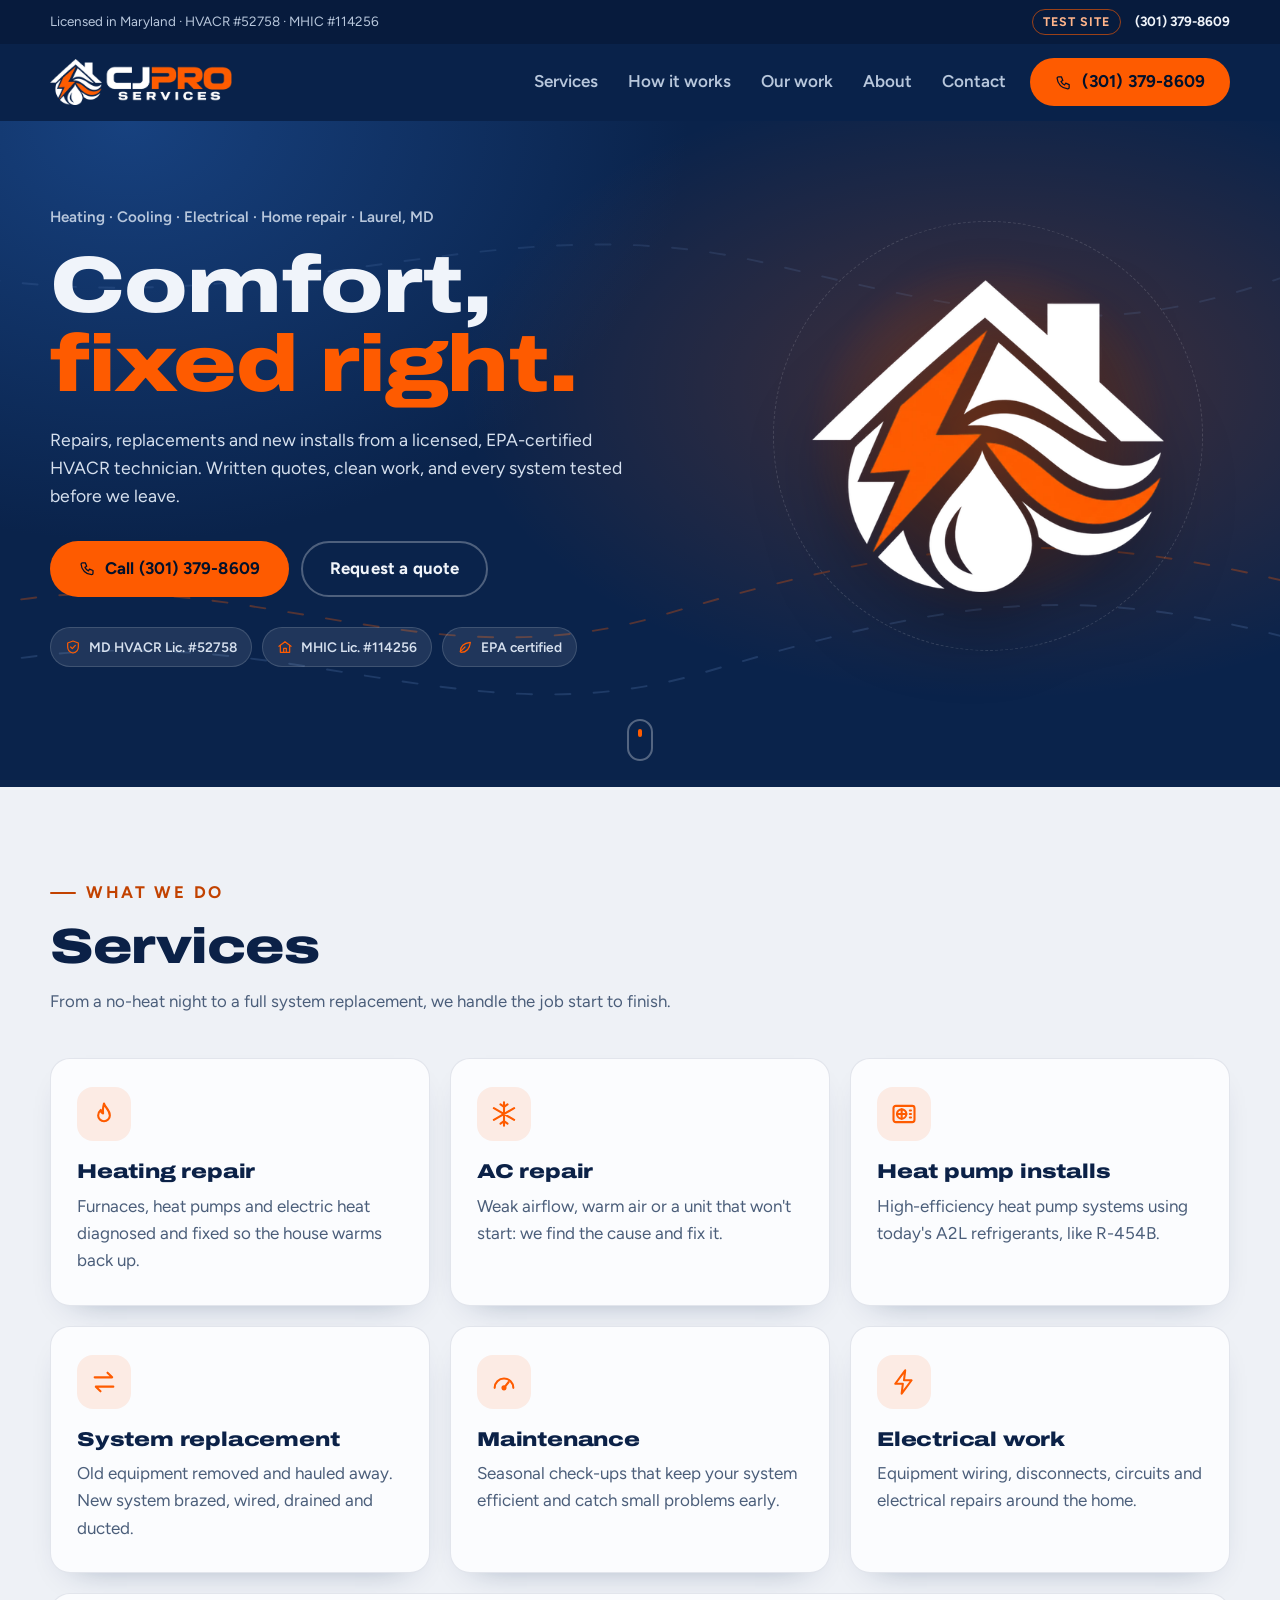
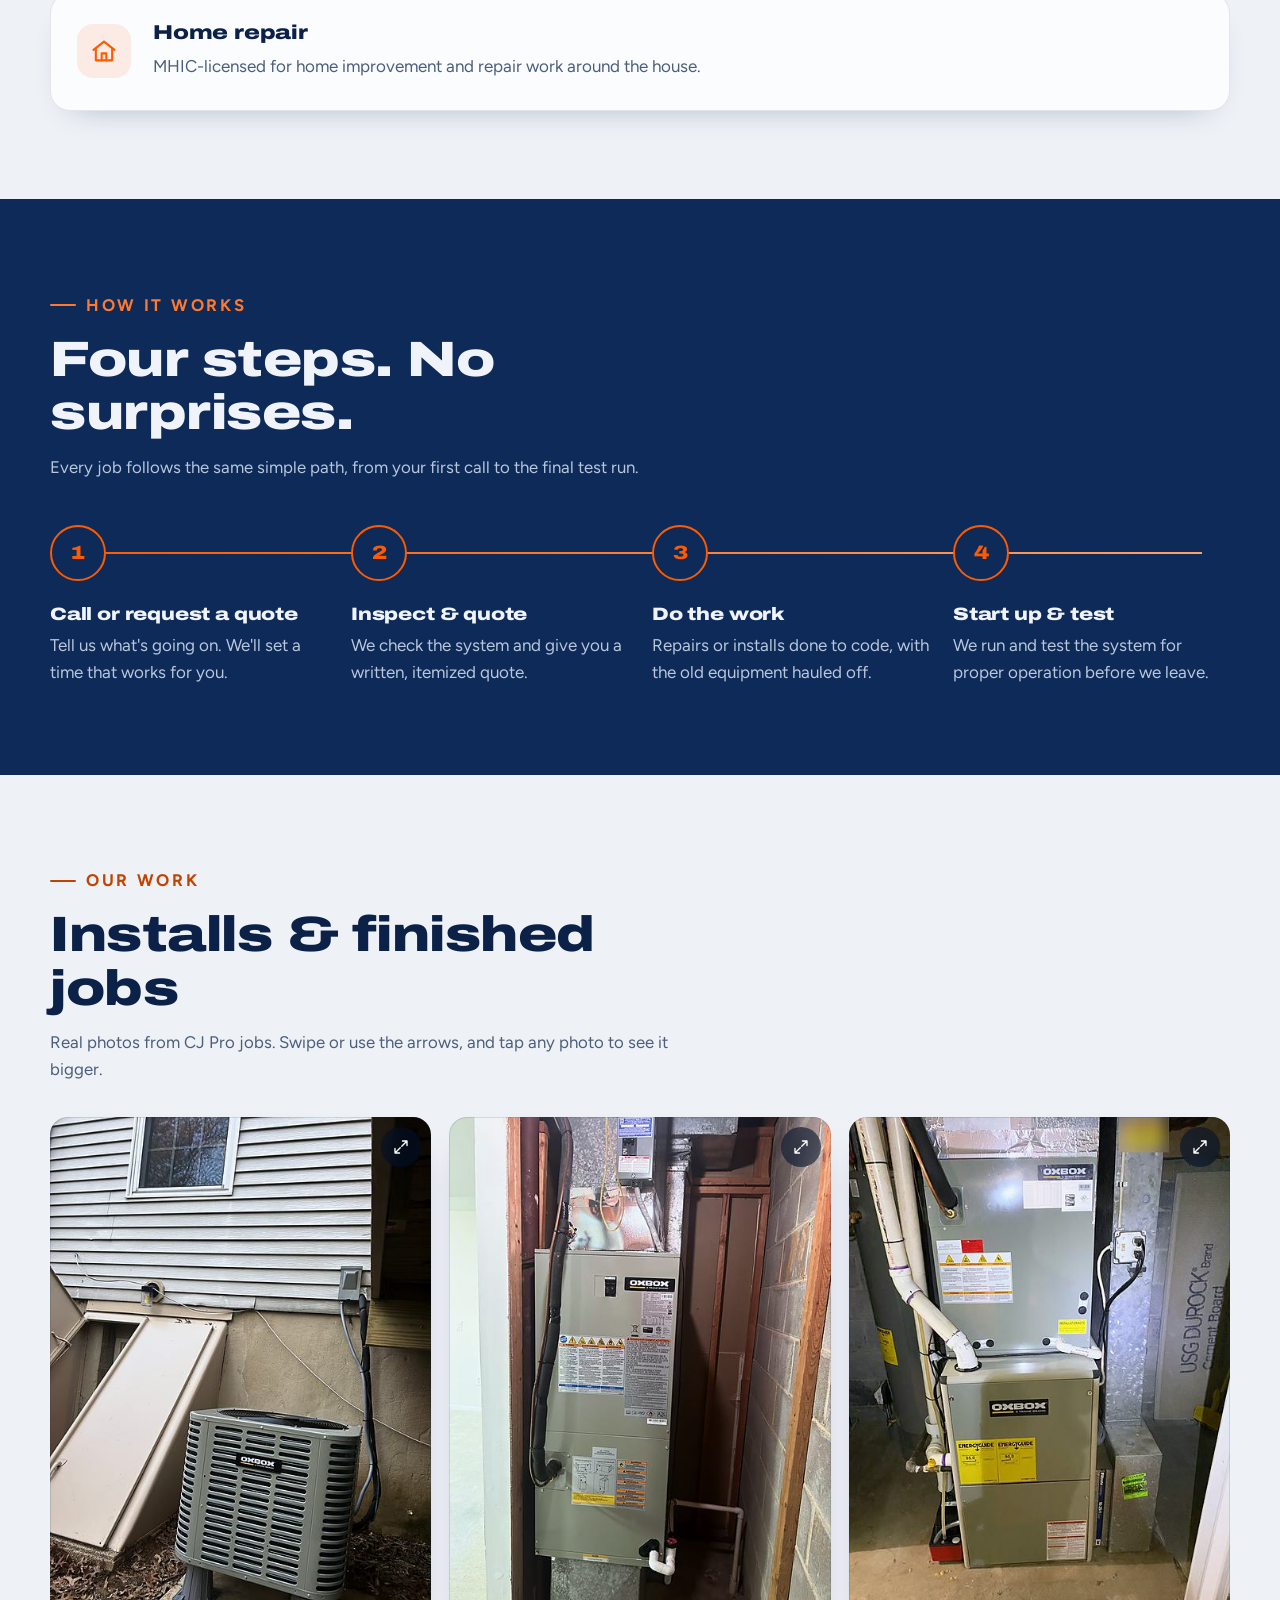
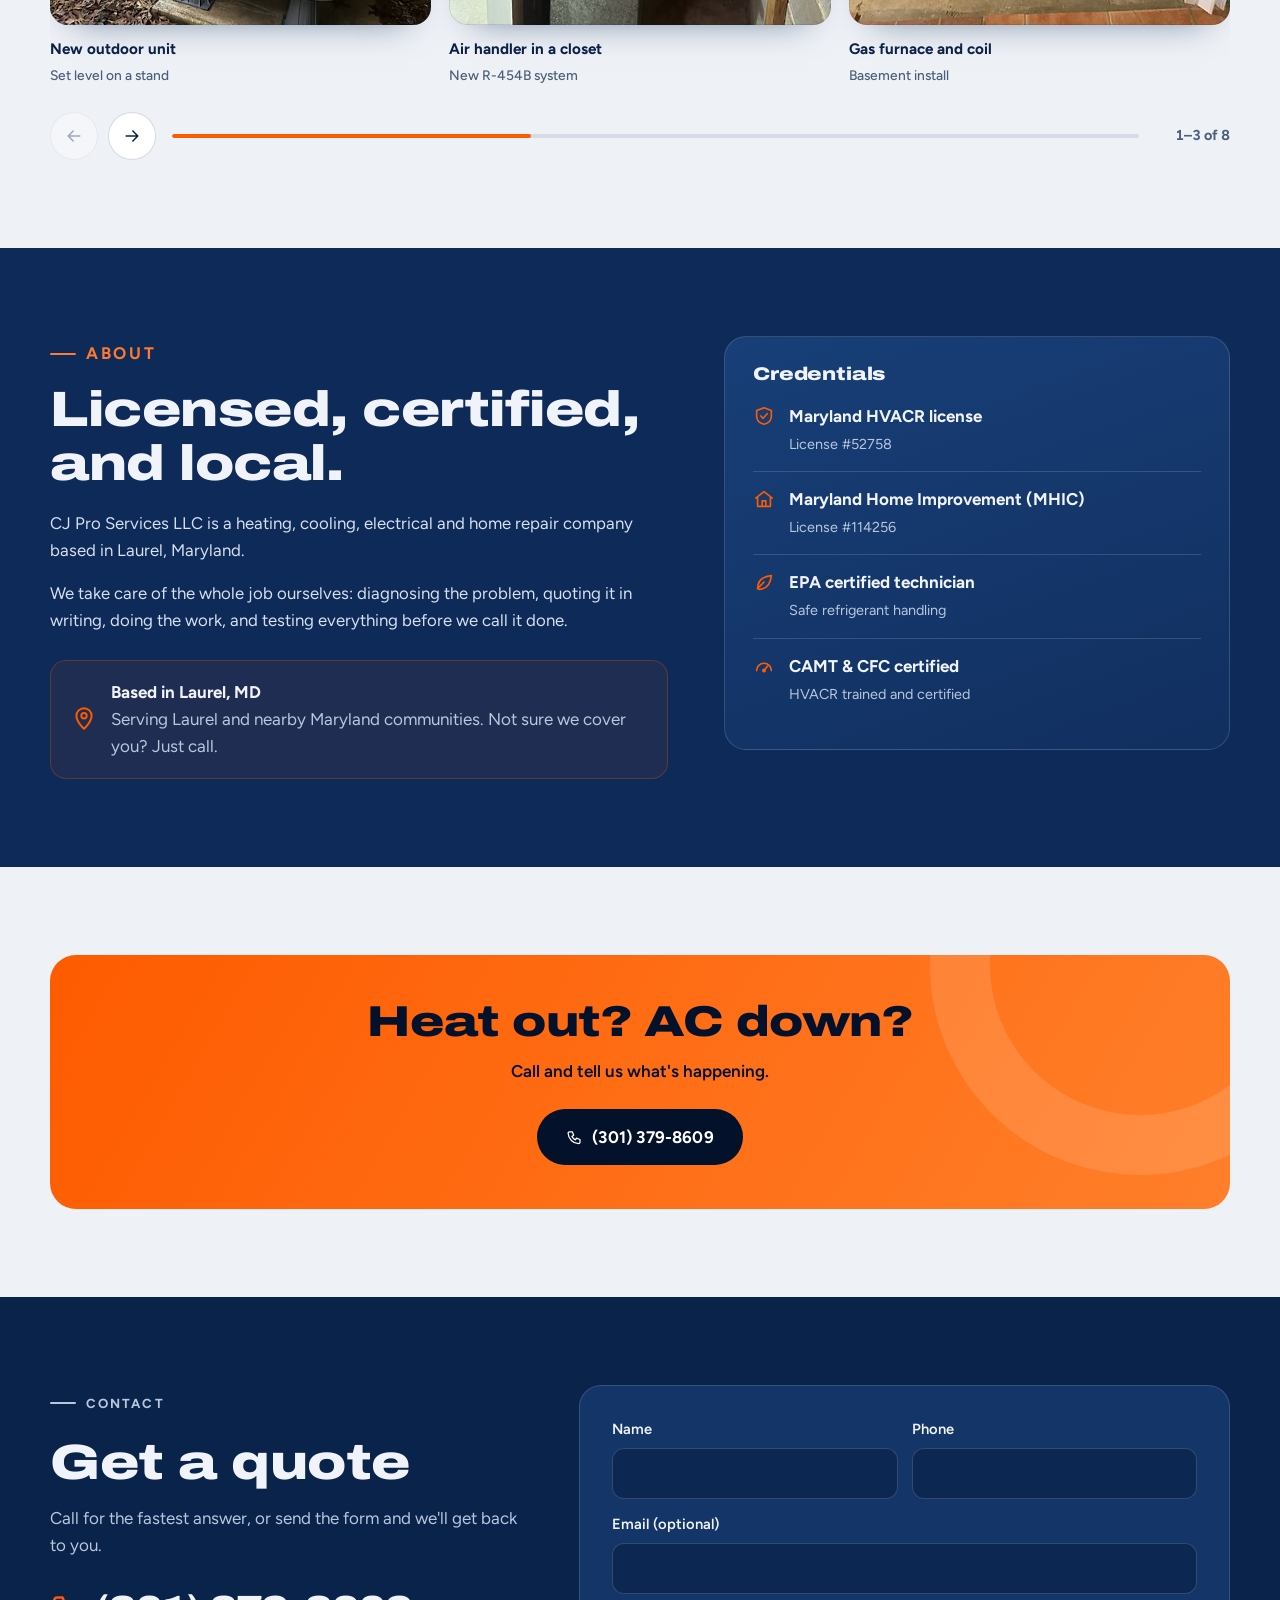
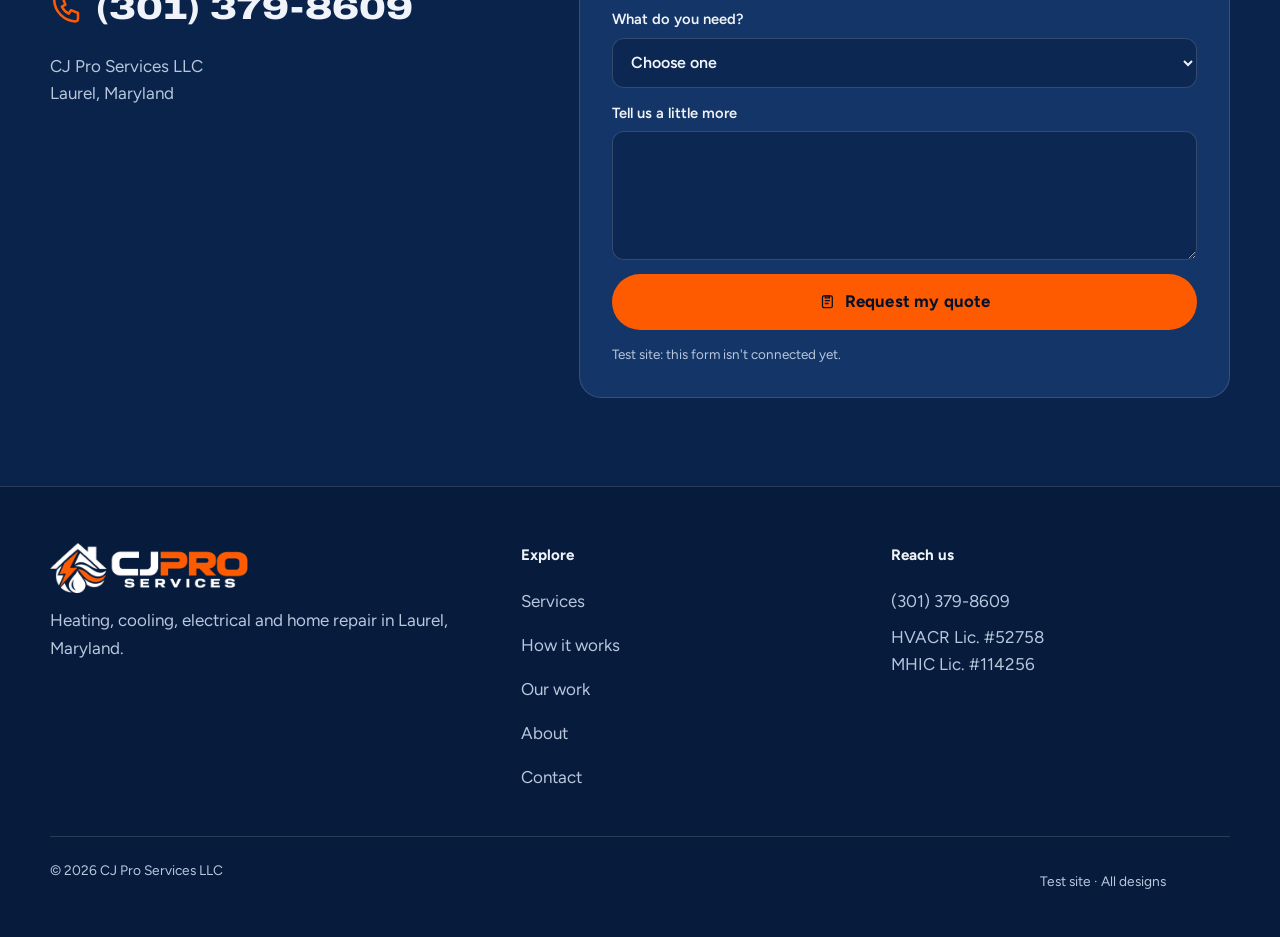
<file: index.html>
<!doctype html>
<html lang="en">
<head>
<meta charset="utf-8">
<meta name="viewport" content="width=device-width, initial-scale=1, viewport-fit=cover">
<title>CJ Pro Services | Heating, Cooling &amp; Home Repair in Laurel, MD</title>
<meta name="description" content="CJ Pro Services LLC: licensed, EPA-certified heating, cooling, electrical and home repair in Laurel, Maryland. Call (301) 379-8609.">
<meta name="theme-color" content="#0a234b">
<meta name="robots" content="noindex">
<link rel="icon" href="assets/favicon.png">
<link rel="apple-touch-icon" href="assets/favicon.png">
<script>(function(){var r=document.documentElement,q=new URLSearchParams(location.search).get('motion'),rm=matchMedia('(prefers-reduced-motion: reduce)').matches;r.dataset.motion=q==='on'?'on':q==='off'?'off':(rm?'off':'on');setTimeout(function(){if(!window.__siteReady)r.dataset.motion='off'},2500)})();</script>
<link rel="preconnect" href="https://fonts.googleapis.com">
<link rel="preconnect" href="https://fonts.gstatic.com" crossorigin>
<link href="https://fonts.googleapis.com/css2?family=Archivo:wdth,wght@125,100..900&family=Figtree:wght@400;500;600;700&display=swap" rel="stylesheet">
<link rel="stylesheet" href="assets/base.css">
<style>
:root {
  --bg: #0a234b; --bg2: #0e2a59; --surface: #143567; --surface2: #183e76;
  --text: #f0f4fa; --muted: #b8c7dc; --line: rgba(255,255,255,.14);
  --accent: #fe5b00; --accent-hi: #ff7a2e; --accent-ink: #03112a;
  --font-head: "Archivo", system-ui, sans-serif; --font-body: "Figtree", system-ui, sans-serif;
  --drawer-bg: #0e2a59; --callbar-bg: rgba(8, 28, 62, .94);
}
h1, h2, h3, .drawer-nav a { font-stretch: 125%; font-weight: 850; letter-spacing: -.01em; }
.hl { color: var(--accent); }
.kicker { display: inline-flex; align-items: center; gap: 10px; font-weight: 700; font-size: .82rem; letter-spacing: .16em; text-transform: uppercase; color: var(--accent); margin-bottom: 14px; }
.kicker::before { content: ""; width: 26px; height: 2px; background: currentColor; border-radius: 2px; }
.btn-ghost { color: var(--text); border-color: rgba(255,255,255,.28); }
@media (hover: hover) { .btn-ghost:hover { border-color: var(--text); background: rgba(255,255,255,.06); transform: translateY(-2px); } }

/* top bar + header */
.topbar { background: #071b3d; color: var(--muted); font-size: .84rem; }
.topbar-in { display: flex; justify-content: space-between; align-items: center; gap: 16px; min-height: 38px; }
.topbar a { color: var(--text); font-weight: 700; text-decoration: none; }
.test-pill { display: inline-block; padding: 2px 10px; border-radius: 99px; border: 1px solid rgba(254,91,0,.6); color: #ffb48a; font-size: .74rem; font-weight: 700; letter-spacing: .08em; text-transform: uppercase; margin-right: 14px; }
@media (max-width: 759px) { .topbar .tb-lic { display: none; } .topbar-in { justify-content: center; } }
.site-head { background: rgba(10, 35, 75, .78); backdrop-filter: blur(14px); -webkit-backdrop-filter: blur(14px); border-bottom: 1px solid transparent; }
.site-head.scrolled { background: rgba(10, 35, 75, .94); border-color: var(--line); box-shadow: 0 14px 30px -20px rgba(0,0,0,.8); }
.head-in { display: flex; align-items: center; gap: 24px; min-height: 76px; transition: min-height .35s; }
.site-head.scrolled .head-in { min-height: 64px; }
.brand img { height: 46px; width: auto; transition: height .35s; }
.site-head.scrolled .brand img { height: 40px; }
.nav { display: none; gap: 30px; margin-left: auto; font-weight: 600; }
.nav a { text-decoration: none; color: var(--muted); transition: color .25s; padding: 6px 0; }
.nav a:hover, .nav a.active { color: var(--text); }
.head-cta { display: none; }
@media (min-width: 760px) { .head-cta { display: inline-flex; } }
@media (min-width: 760px) and (max-width: 959px) { .head-cta { margin-left: auto; } .head-in .menu-btn { margin-left: 0; } }
@media (min-width: 960px) { .nav { display: flex; } }
.menu-btn { margin-left: auto; }

/* hero */
.hero { position: relative; overflow: hidden; padding: 56px 0 96px;
  background: radial-gradient(900px 520px at 78% 40%, rgba(254,91,0,.24), transparent 60%), radial-gradient(800px 600px at 10% 0%, #17417f, transparent 70%), var(--bg); }
.flow { position: absolute; inset: 0; width: 100%; height: 100%; pointer-events: none; opacity: .55; }
.flow path { fill: none; stroke-width: 2; stroke-linecap: round; stroke-dasharray: 14 22; animation: flow 9s linear infinite; }
.flow path:nth-child(2) { animation-duration: 12s; }
.flow path:nth-child(3) { animation-duration: 15s; animation-direction: reverse; }
@keyframes flow { to { stroke-dashoffset: -360; } }
.hero-in { position: relative; display: grid; gap: 40px; align-items: center; }
@media (min-width: 960px) { .hero { padding: 84px 0 120px; } .hero-in { grid-template-columns: 1.15fr .85fr; } }
.eyebrow { color: var(--muted); font-weight: 600; margin-bottom: 18px; font-size: .95rem; }
.hero h1 { font-size: clamp(2.6rem, 7.4vw, 5rem); line-height: .98; margin-bottom: 22px; }
.lede { font-size: 1.1rem; color: #d6e0ee; max-width: 34em; margin-bottom: 30px; }
.cta-row { display: flex; flex-wrap: wrap; gap: 12px; margin-bottom: 30px; }
@media (max-width: 479px) { .cta-row .btn { width: 100%; } }
.chips { display: flex; flex-wrap: wrap; gap: 10px; }
.chips li { display: inline-flex; align-items: center; gap: 8px; padding: 8px 14px; border-radius: 99px; background: rgba(255,255,255,.09); border: 1px solid var(--line); font-size: .86rem; font-weight: 600; color: #d6e0ee; }
.chips .ic { color: var(--accent); font-size: 16px; }
.hero-art { display: grid; place-items: center; }
.emblem { position: relative; width: min(78vw, 430px); aspect-ratio: 1; display: grid; place-items: center; }
.emblem::before { content: ""; position: absolute; inset: 6%; border-radius: 50%; background: radial-gradient(circle, rgba(254,91,0,.42), rgba(254,91,0,0) 68%); filter: blur(8px); animation: pulse 6s ease-in-out infinite; }
.emblem::after { content: ""; position: absolute; inset: 0; border-radius: 50%; border: 1px dashed rgba(255,255,255,.14); animation: spin 60s linear infinite; }
.emblem img { position: relative; width: 82%; animation: float 7s ease-in-out infinite; filter: drop-shadow(0 30px 40px rgba(0,0,0,.45)); }
@keyframes float { 50% { transform: translateY(-12px); } }
@keyframes pulse { 50% { transform: scale(1.06); opacity: .8; } }
@keyframes spin { to { transform: rotate(360deg); } }
@media (max-width: 959px) { .hero { padding-top: 28px; } .hero-art { order: -1; } .hero-in { gap: 18px; } .emblem { width: min(44vw, 190px); } }
@media (max-width: 959px) and (max-height: 500px) and (orientation: landscape) { .hero { padding-top: 18px; } .hero-in { grid-template-columns: 1fr auto; align-items: center; } .hero-art { order: 0; } .emblem { width: 150px; } }
.scroll-cue { position: absolute; left: 50%; bottom: 26px; width: 26px; height: 42px; margin-left: -13px; border: 2px solid rgba(255,255,255,.3); border-radius: 14px; }
.scroll-cue::before { content: ""; position: absolute; inset: -4px -11px; }
.scroll-cue span { position: absolute; left: 50%; top: 8px; width: 4px; height: 8px; margin-left: -2px; border-radius: 2px; background: var(--accent); animation: cue 1.8s ease-in-out infinite; }
@keyframes cue { 0% { opacity: 0; transform: translateY(0); } 30% { opacity: 1; } 100% { opacity: 0; transform: translateY(14px); } }
@media (max-width: 759px) { .scroll-cue { display: none; } }

/* sections */
.sec { padding: 88px 0; }
.sec.alt { background: var(--bg2); }
@media (max-width: 759px) { .sec { padding: 64px 0; } }
.sec-head { max-width: 640px; margin-bottom: 44px; }
.sec-head h2 { font-size: clamp(2rem, 5vw, 3.1rem); margin-bottom: 14px; }
.sec-head p { color: var(--muted); font-size: 1.05rem; }

/* services */
.cards { display: grid; gap: 16px; }
@media (min-width: 640px) { .cards { grid-template-columns: repeat(2, 1fr); } }
@media (min-width: 1000px) { .cards { grid-template-columns: repeat(3, 1fr); gap: 20px; } }
.card { position: relative; overflow: hidden; padding: 28px 26px 30px; border-radius: 20px; background: linear-gradient(180deg, #173b70, #112f5f); border: 1px solid var(--line);
  transition: transform .45s cubic-bezier(.2,.8,.2,1), border-color .35s, box-shadow .45s; }
.card::before { content: ""; position: absolute; inset: 0; opacity: 0; transition: opacity .35s; pointer-events: none;
  background: radial-gradient(320px circle at var(--mx, 50%) var(--my, 0%), rgba(254,91,0,.16), transparent 60%); }
@media (hover: hover) { .card:hover { transform: translateY(-6px); border-color: rgba(254,91,0,.45); box-shadow: 0 26px 50px -30px rgba(0,0,0,.9); } .card:hover::before { opacity: 1; } }
.card-ic { display: grid; place-items: center; width: 54px; height: 54px; border-radius: 16px; background: rgba(254,91,0,.12); color: var(--accent); font-size: 28px; margin-bottom: 20px; transition: transform .45s cubic-bezier(.2,.8,.2,1); }
@media (hover: hover) { .card:hover .card-ic { transform: rotate(-8deg) scale(1.08); } }
.card h3 { font-size: 1.25rem; margin-bottom: 10px; }
.card p { color: var(--muted); }

/* process */
.steps { position: relative; display: grid; gap: 28px; counter-reset: step; }
@media (min-width: 900px) { .steps { grid-template-columns: repeat(4, 1fr); gap: 24px; } }
.steps-line { display: none; }
@media (min-width: 900px) {
  .steps-line { display: block; position: absolute; left: 28px; right: 28px; top: 27px; height: 2px; background: var(--line); }
  .steps-line i { position: absolute; inset: 0; background: linear-gradient(90deg, var(--accent), #ffa064); transform-origin: 0 50%; transform: scaleX(0); transition: transform 1.6s cubic-bezier(.6,0,.2,1) .3s; }
  .steps.in .steps-line i, html[data-motion="off"] .steps-line i { transform: none; }
}
.step { position: relative; display: grid; grid-template-columns: 56px 1fr; gap: 18px; }
@media (min-width: 900px) { .step { grid-template-columns: 1fr; } }
.step-n { position: relative; z-index: 1; width: 56px; height: 56px; border-radius: 50%; display: grid; place-items: center; background: var(--bg2); border: 2px solid var(--accent); color: var(--accent); font-family: var(--font-head); font-stretch: 125%; font-weight: 850; font-size: 1.2rem; }
.sec.alt .step-n { background: var(--bg2); }
.step h3 { font-size: 1.12rem; margin: 6px 0 8px; }
.step p { color: var(--muted); }

/* gallery */
.work-top { display: flex; flex-wrap: wrap; align-items: end; justify-content: space-between; gap: 20px; margin-bottom: 30px; }
.work-top .sec-head { margin-bottom: 0; }
.tablist { background: rgba(255,255,255,.06); border: 1px solid var(--line); }
.tablist [role="tab"] { color: var(--muted); }
.tablist [aria-selected="true"] { color: var(--accent-ink); }
/* job photo carousels */
.work-car .track { display: grid; grid-auto-flow: column; grid-auto-columns: 80%; gap: 14px; overflow-x: auto; scroll-snap-type: x mandatory;
  overscroll-behavior-x: contain; scrollbar-width: none; padding: 4px 0 16px; }
.work-car .track::-webkit-scrollbar { display: none; }
@media (max-width: 759px) { .work-car .track { margin-inline: -16px; padding-inline: 16px; scroll-padding-inline: 16px; } }
@media (min-width: 640px) { .work-car .track { grid-auto-columns: calc(50% - 9px); gap: 18px; } }
@media (min-width: 1000px) { .work-car .track { grid-auto-columns: calc(33.333% - 12px); } }
.shot { margin: 0; min-width: 0; scroll-snap-align: start; }
.shot-link { position: relative; display: block; aspect-ratio: 3 / 4; border-radius: 18px; overflow: hidden; isolation: isolate; background: #dde3ec;
  box-shadow: 0 18px 34px -24px rgba(2,35,81,.6); outline-offset: 3px; -webkit-tap-highlight-color: transparent; }
.shot-link::after { content: ""; position: absolute; inset: 0; border-radius: inherit; box-shadow: inset 0 0 0 1px rgba(2,35,81,.12); pointer-events: none; }
.shot-link img { display: block; width: 100%; height: 100%; object-fit: cover; transition: transform .8s cubic-bezier(.2,.8,.2,1); }
.shot-zoom { position: absolute; right: 10px; top: 10px; width: 40px; height: 40px; border-radius: 50%; display: grid; place-items: center;
  background: rgba(3,17,42,.6); color: #fff; -webkit-backdrop-filter: blur(6px); backdrop-filter: blur(6px); transition: background .25s, color .25s, transform .35s cubic-bezier(.2,.8,.2,1); }
.shot-zoom .ic { font-size: 18px; }
@media (hover: hover) { .shot-link:hover img { transform: scale(1.045); } .shot-link:hover .shot-zoom { background: var(--accent); color: var(--accent-ink); transform: scale(1.1); } }
.shot-link:active img { transform: scale(.985); }
.shot figcaption { margin-top: 12px; font-weight: 700; font-size: .95rem; }
.shot figcaption span { display: block; margin-top: 2px; font-weight: 500; color: var(--muted); font-size: .86rem; }
.work-car .car-nav { display: flex; align-items: center; gap: 10px; margin-top: 10px; }
.work-car .car-nav button { width: 48px; height: 48px; flex: none; border-radius: 50%; display: grid; place-items: center; cursor: pointer; background: #fff; color: var(--text);
  border: 1px solid rgba(2,35,81,.16); transition: background .25s, color .25s, border-color .25s, opacity .25s, transform .2s; }
.work-car .car-nav button .ic { font-size: 20px; }
.work-car .car-nav .prev .ic { transform: rotate(180deg); }
.work-car .car-nav button:disabled { opacity: .35; cursor: default; }
.work-car .car-nav button:not(:disabled):active { transform: scale(.92); }
@media (hover: hover) { .work-car .car-nav button:not(:disabled):hover { background: var(--accent); border-color: var(--accent); color: var(--accent-ink); } }
.car-bar { flex: 1; min-width: 40px; height: 4px; margin-left: 6px; border-radius: 4px; background: rgba(2,35,81,.1); overflow: hidden; }
.car-bar i { display: block; width: 30%; height: 100%; border-radius: inherit; background: var(--accent); }
.car-count { flex: none; min-width: 5.6em; text-align: right; font-weight: 700; font-size: .9rem; color: var(--muted); font-variant-numeric: tabular-nums; }

/* photo viewer */
.lb { position: fixed; inset: 0; width: 100%; height: 100%; max-width: none; max-height: none; margin: 0; padding: 0; border: 0; overflow: hidden;
  background: #030e22; color: #f0f4fa; }
.lb::backdrop { background: transparent; }
.lb[open] { display: grid; grid-template-rows: auto minmax(0, 1fr) auto; }
html.lb-open { overflow: hidden; }
.lb-top { display: flex; align-items: center; justify-content: space-between; gap: 12px; padding: max(12px, env(safe-area-inset-top)) max(16px, env(safe-area-inset-right)) 10px max(16px, env(safe-area-inset-left)); }
.lb-count { font-weight: 700; font-size: .95rem; color: #b8c7dc; font-variant-numeric: tabular-nums; }
.lb-btn { width: 48px; height: 48px; flex: none; border-radius: 50%; display: grid; place-items: center; cursor: pointer; color: #fff;
  background: rgba(255,255,255,.1); border: 1px solid rgba(255,255,255,.2); transition: background .2s, color .2s, border-color .2s, transform .2s; }
.lb-btn .ic { font-size: 22px; }
.lb-btn:active { transform: scale(.92); }
.lb-prev .ic { transform: rotate(180deg); }
@media (hover: hover) { .lb-btn:hover { background: var(--accent); border-color: var(--accent); color: var(--accent-ink); } }
.lb-stage { position: relative; touch-action: pan-y pinch-zoom; }
.lb-stage img { position: absolute; inset: 0; margin: auto; max-width: calc(100% - 24px); max-height: 100%; border-radius: 12px; user-select: none; -webkit-user-drag: none; }
.lb-bottom { display: grid; grid-template-columns: 48px 1fr 48px; align-items: center; gap: 12px; width: min(100%, 760px); justify-self: center;
  padding: 12px max(16px, env(safe-area-inset-right)) max(16px, env(safe-area-inset-bottom)) max(16px, env(safe-area-inset-left)); }
.lb-cap { margin: 0; text-align: center; font-weight: 700; }
.lb-cap span { display: block; font-weight: 500; color: #b8c7dc; font-size: .9rem; }
html[data-motion="on"] .lb[open] { animation: lb-in .3s ease-out; }
html[data-motion="on"] .lb-stage img.lb-pop { animation: lb-pop .4s cubic-bezier(.2,.8,.2,1); }
html[data-motion="on"] .lb-stage img.lb-from-r { animation: lb-from-r .38s cubic-bezier(.2,.8,.2,1); }
html[data-motion="on"] .lb-stage img.lb-from-l { animation: lb-from-l .38s cubic-bezier(.2,.8,.2,1); }
@keyframes lb-in { from { opacity: 0; } }
@keyframes lb-pop { from { opacity: 0; transform: scale(.94); } }
@keyframes lb-from-r { from { opacity: 0; transform: translateX(48px); } }
@keyframes lb-from-l { from { opacity: 0; transform: translateX(-48px); } }

/* about */
.about { display: grid; gap: 36px; align-items: start; }
@media (min-width: 960px) { .about { grid-template-columns: 1.1fr .9fr; gap: 56px; } }
.about-text p { color: #d6e0ee; margin-bottom: 16px; font-size: 1.05rem; }
.cred { border-radius: 22px; padding: 28px; background: linear-gradient(160deg, #183f78, #112f5f); border: 1px solid var(--line); }
.cred h3 { font-size: 1.15rem; margin-bottom: 18px; }
.cred li { display: flex; gap: 14px; align-items: flex-start; padding: 14px 0; border-top: 1px solid var(--line); }
.cred li:first-child { border-top: 0; padding-top: 0; }
.cred .ic { font-size: 22px; color: var(--accent); margin-top: 2px; }
.cred b { display: block; }
.cred small { color: var(--muted); font-size: .9rem; }
.area { margin-top: 26px; display: flex; gap: 14px; align-items: center; padding: 18px 20px; border-radius: 16px; background: rgba(254,91,0,.08); border: 1px solid rgba(254,91,0,.25); }
.area .ic { font-size: 26px; color: var(--accent); }


/* wide last service card */
@media (min-width: 640px) { .card.wide { grid-column: 1 / -1; display: flex; gap: 22px; align-items: center; } .card.wide .card-ic { margin-bottom: 0; } }


/* soft-white sections (not pure white, so it doesn't glare) */
.sec.light { --text: #0b2147; --muted: #4b5e7a; --line: rgba(2,35,81,.12); background: #eef1f6; color: var(--text); }
.light .kicker { color: #c24200; }
.sec.alt .kicker { color: var(--accent-hi); }
.light .card { background: #fbfcfe; border-color: rgba(2,35,81,.1); box-shadow: 0 14px 34px -24px rgba(2,35,81,.45); }
.light .card::before { background: radial-gradient(320px circle at var(--mx, 50%) var(--my, 0%), rgba(254,91,0,.1), transparent 60%); }
@media (hover: hover) { .light .card:hover { border-color: rgba(254,91,0,.5); box-shadow: 0 26px 46px -26px rgba(2,35,81,.5); } }
.light .card-ic { background: rgba(254,91,0,.1); }
.light .tablist { background: #fff; border-color: rgba(2,35,81,.14); }
.light .tablist [role="tab"] { color: var(--muted); }
.light .tablist [aria-selected="true"] { color: var(--accent-ink); }

/* call band */
.band { position: relative; overflow: hidden; border-radius: 26px; padding: 44px 28px; text-align: center; background: linear-gradient(120deg, #fe5b00, #ff7f2a); color: var(--accent-ink); }
.band::after { content: ""; position: absolute; width: 420px; height: 420px; right: -120px; top: -200px; border-radius: 50%; border: 60px solid rgba(255,255,255,.12); }
.band h2 { font-size: clamp(1.7rem, 4.6vw, 2.7rem); margin-bottom: 12px; position: relative; }
.band p { font-weight: 600; margin-bottom: 24px; position: relative; }
.band .btn { position: relative; background: var(--accent-ink); color: #fff; }
@media (hover: hover) { .band .btn:hover { transform: translateY(-2px) scale(1.02); box-shadow: 0 16px 30px -14px rgba(3,17,42,.9); } }

/* contact */
.contact { display: grid; gap: 28px; }
@media (min-width: 960px) { .contact { grid-template-columns: .85fr 1.15fr; gap: 48px; } }
.contact-info p { color: var(--muted); margin-bottom: 22px; }
.big-phone { display: inline-flex; align-items: center; min-height: 52px; gap: 12px; font-family: var(--font-head); font-stretch: 125%; font-weight: 850; font-size: clamp(1.5rem, 4.4vw, 2.1rem); color: var(--text); text-decoration: none; margin-bottom: 18px; }
.big-phone .ic { color: var(--accent); }
.form { display: grid; gap: 14px; padding: 26px; border-radius: 22px; background: var(--surface); border: 1px solid var(--line); }
@media (min-width: 640px) { .form { grid-template-columns: 1fr 1fr; padding: 32px; } .form .full { grid-column: 1 / -1; } }
.form label { display: grid; gap: 6px; font-weight: 600; font-size: .92rem; }
.form input, .form select, .form textarea { width: 100%; min-height: 50px; padding: 12px 14px; border-radius: 12px; border: 1px solid rgba(255,255,255,.16); background: #0c2752; color: var(--text); transition: border-color .25s, box-shadow .25s; }
.form textarea { min-height: 120px; }
.form input:focus, .form select:focus, .form textarea:focus { outline: none; border-color: var(--accent); box-shadow: 0 0 0 4px rgba(254,91,0,.2); }
.form .note { color: var(--muted); font-size: .84rem; }

/* footer */
.foot { border-top: 1px solid var(--line); padding: 56px 0 34px; background: #071b3d; color: var(--muted); }
.foot-in { display: grid; gap: 30px; }
@media (min-width: 860px) { .foot-in { grid-template-columns: 1.3fr 1fr 1fr; } }
.foot img { height: 50px; width: auto; margin-bottom: 14px; }
.foot h4 { color: var(--text); margin: 0 0 12px; font-size: .95rem; }
.foot a { text-decoration: none; }
.foot a:hover { color: var(--text); }
.foot li { margin-bottom: 8px; }
.foot-base { padding-right: 64px; margin-top: 36px; padding-top: 22px; border-top: 1px solid var(--line); display: flex; flex-wrap: wrap; justify-content: space-between; gap: 10px; font-size: .86rem; }
.callbar .btn-ghost { color: #fff; }
</style>
</head>
<body>
<svg width="0" height="0" style="position:absolute" aria-hidden="true">
  <symbol id="i-flame" viewBox="0 0 24 24"><path d="M12 3c1 3.5 5 5.6 5 10.2a5 5 0 0 1-10 0c0-2.3 1.1-3.7 2.2-4.7.2 1.7 1 2.7 2 3C10.7 9 11.3 5.6 12 3z"/></symbol>
  <symbol id="i-snow" viewBox="0 0 24 24"><path d="M12 2v20M3.3 7l17.4 10M3.3 17L20.7 7M9 3.8l3 2 3-2M9 20.2l3-2 3 2"/></symbol>
  <symbol id="i-pump" viewBox="0 0 24 24"><rect x="3" y="5" width="18" height="14" rx="2"/><circle cx="10" cy="12" r="4"/><path d="M10 8v8M6 12h8M17 9h1M17 12h1M17 15h1"/></symbol>
  <symbol id="i-swap" viewBox="0 0 24 24"><path d="M4 8h15l-4-4M20 16H5l4 4"/></symbol>
  <symbol id="i-gauge" viewBox="0 0 24 24"><path d="M4 17a8 8 0 1 1 16 0"/><path d="M12 17l4-5"/><circle cx="12" cy="17" r="1.3"/></symbol>
  <symbol id="i-home" viewBox="0 0 24 24"><path d="M3 11l9-7 9 7"/><path d="M5 10v10h14V10"/><path d="M10 20v-6h4v6"/></symbol>
  <symbol id="i-phone" viewBox="0 0 24 24"><path d="M5 4h4l2 5-2.5 1.5a11 11 0 0 0 5 5L15 13l5 2v4a2 2 0 0 1-2 2A16 16 0 0 1 3 6a2 2 0 0 1 2-2"/></symbol>
  <symbol id="i-camera" viewBox="0 0 24 24"><path d="M4 8h3l2-3h6l2 3h3v11H4z"/><circle cx="12" cy="13" r="3.5"/></symbol>
  <symbol id="i-shield" viewBox="0 0 24 24"><path d="M12 3l8 3v6c0 5-3.5 8-8 9-4.5-1-8-4-8-9V6z"/><path d="M8.5 12l2.5 2.5 4.5-5"/></symbol>
  <symbol id="i-leaf" viewBox="0 0 24 24"><path d="M5 19c0-8 5-13 15-14-1 10-6 15-14 15"/><path d="M5 19l7-7"/></symbol>
  <symbol id="i-pin" viewBox="0 0 24 24"><path d="M12 21s7-6.2 7-12a7 7 0 0 0-14 0c0 5.8 7 12 7 12z"/><circle cx="12" cy="9" r="2.5"/></symbol>
  <symbol id="i-arrow" viewBox="0 0 24 24"><path d="M5 12h14M13 6l6 6-6 6"/></symbol>
  <symbol id="i-up" viewBox="0 0 24 24"><path d="M12 19V5M6 11l6-6 6 6"/></symbol>
  <symbol id="i-menu" viewBox="0 0 24 24"><path d="M4 7h16M4 12h16M4 17h16"/></symbol>
  <symbol id="i-expand" viewBox="0 0 24 24"><path d="M14 4h6v6M10 20H4v-6M20 4l-7 7M4 20l7-7"/></symbol>
  <symbol id="i-close" viewBox="0 0 24 24"><path d="M6 6l12 12M18 6L6 18"/></symbol>
  <symbol id="i-bolt" viewBox="0 0 24 24"><path d="M13 2L4.5 13.5H11L10 22l8.5-11.5H12z"/></symbol>
  <symbol id="i-quote" viewBox="0 0 24 24"><rect x="5" y="4" width="14" height="17" rx="2"/><path d="M9 4h6v3H9zM9 11h6M9 15h4"/></symbol>
</svg>
<a class="skip" href="#main">Skip to content</a>
<div class="progress" aria-hidden="true"></div>

<div class="topbar"><div class="wrap topbar-in">
  <span class="tb-lic">Licensed in Maryland · HVACR #52758 · MHIC #114256</span>
  <span><span class="test-pill">Test site</span><a href="tel:+13013798609">(301) 379-8609</a></span>
</div></div>

<header class="site-head"><div class="wrap head-in">
  <a class="brand" href="#top" aria-label="CJ Pro Services, back to top"><img src="assets/lockup-reverse.png" alt="CJ Pro Services" width="475" height="120"></a>
  <nav class="nav" aria-label="Main">
    <a href="#services">Services</a><a href="#process">How it works</a><a href="#work">Our work</a><a href="#about">About</a><a href="#contact">Contact</a>
    <span class="nav-ind" aria-hidden="true"></span>
  </nav>
  <a class="btn btn-accent head-cta" href="tel:+13013798609"><svg class="ic"><use href="#i-phone"/></svg>(301) 379-8609</a>
  <button class="menu-btn" aria-expanded="false" aria-controls="drawer" aria-label="Open menu"><svg class="ic"><use href="#i-menu"/></svg></button>
</div></header>

<main id="main">
  <section class="hero" id="home">
    <svg class="flow" viewBox="0 0 1200 700" preserveAspectRatio="none" aria-hidden="true">
      <path d="M-50 520 C 200 440, 380 600, 620 520 S 1000 420, 1260 500" stroke="rgba(254,91,0,.55)"/>
      <path d="M-50 580 C 240 500, 420 660, 660 580 S 1020 480, 1260 560" stroke="rgba(120,160,220,.35)"/>
      <path d="M-50 160 C 260 220, 460 80, 720 150 S 1060 230, 1260 140" stroke="rgba(120,160,220,.25)"/>
    </svg>
    <div class="wrap hero-in">
      <div class="hero-copy">
        <p class="eyebrow" data-reveal>Heating · Cooling · Electrical · Home repair · Laurel, MD</p>
        <h1 data-reveal style="--i:1">Comfort,<br><span class="hl">fixed right.</span></h1>
        <p class="lede" data-reveal style="--i:2">Repairs, replacements and new installs from a licensed, EPA-certified HVACR technician. Written quotes, clean work, and every system tested before we leave.</p>
        <div class="cta-row" data-reveal style="--i:3">
          <a class="btn btn-accent btn-lg" href="tel:+13013798609"><svg class="ic"><use href="#i-phone"/></svg>Call (301) 379-8609</a>
          <a class="btn btn-ghost btn-lg" href="#contact">Request a quote</a>
        </div>
        <ul class="chips" data-stagger>
          <li><svg class="ic"><use href="#i-shield"/></svg>MD HVACR Lic. #52758</li>
          <li><svg class="ic"><use href="#i-home"/></svg>MHIC Lic. #114256</li>
          <li><svg class="ic"><use href="#i-leaf"/></svg>EPA certified</li>
        </ul>
      </div>
      <div class="hero-art" data-parallax="-0.08">
        <div class="emblem" data-reveal="scale" style="--i:2"><img src="assets/mark-reverse.png" alt="" width="480" height="425"></div>
      </div>
    </div>
    <a class="scroll-cue" href="#services" aria-label="Scroll to services"><span></span></a>
  </section>

  <section class="sec light" id="services">
    <div class="wrap">
      <header class="sec-head" data-reveal>
        <p class="kicker">What we do</p>
        <h2>Services</h2>
        <p>From a no-heat night to a full system replacement, we handle the job start to finish.</p>
      </header>
      <div class="cards" data-stagger>
        <article class="card" data-glow><span class="card-ic"><svg class="ic"><use href="#i-flame"/></svg></span><h3>Heating repair</h3><p>Furnaces, heat pumps and electric heat diagnosed and fixed so the house warms back up.</p></article>
        <article class="card" data-glow><span class="card-ic"><svg class="ic"><use href="#i-snow"/></svg></span><h3>AC repair</h3><p>Weak airflow, warm air or a unit that won't start: we find the cause and fix it.</p></article>
        <article class="card" data-glow><span class="card-ic"><svg class="ic"><use href="#i-pump"/></svg></span><h3>Heat pump installs</h3><p>High-efficiency heat pump systems using today's A2L refrigerants, like R-454B.</p></article>
        <article class="card" data-glow><span class="card-ic"><svg class="ic"><use href="#i-swap"/></svg></span><h3>System replacement</h3><p>Old equipment removed and hauled away. New system brazed, wired, drained and ducted.</p></article>
        <article class="card" data-glow><span class="card-ic"><svg class="ic"><use href="#i-gauge"/></svg></span><h3>Maintenance</h3><p>Seasonal check-ups that keep your system efficient and catch small problems early.</p></article>
        <article class="card" data-glow><span class="card-ic"><svg class="ic"><use href="#i-bolt"/></svg></span><h3>Electrical work</h3><p>Equipment wiring, disconnects, circuits and electrical repairs around the home.</p></article>
        <article class="card wide" data-glow><span class="card-ic"><svg class="ic"><use href="#i-home"/></svg></span><div><h3>Home repair</h3><p>MHIC-licensed for home improvement and repair work around the house.</p></div></article>
      </div>
    </div>
  </section>

  <section class="sec alt" id="process">
    <div class="wrap">
      <header class="sec-head" data-reveal>
        <p class="kicker">How it works</p>
        <h2>Four steps. No surprises.</h2>
        <p>Every job follows the same simple path, from your first call to the final test run.</p>
      </header>
      <div class="steps" data-reveal="fade">
        <span class="steps-line" aria-hidden="true"><i></i></span>
        <div class="step" data-reveal style="--i:1"><span class="step-n">1</span><div><h3>Call or request a quote</h3><p>Tell us what's going on. We'll set a time that works for you.</p></div></div>
        <div class="step" data-reveal style="--i:2"><span class="step-n">2</span><div><h3>Inspect &amp; quote</h3><p>We check the system and give you a written, itemized quote.</p></div></div>
        <div class="step" data-reveal style="--i:3"><span class="step-n">3</span><div><h3>Do the work</h3><p>Repairs or installs done to code, with the old equipment hauled off.</p></div></div>
        <div class="step" data-reveal style="--i:4"><span class="step-n">4</span><div><h3>Start up &amp; test</h3><p>We run and test the system for proper operation before we leave.</p></div></div>
      </div>
    </div>
  </section>

  <section class="sec light" id="work">
    <div class="wrap">
      <div class="tabs" data-tabs>
        <div class="work-top">
          <header class="sec-head" data-reveal>
            <p class="kicker">Our work</p>
            <h2>Installs &amp; finished jobs</h2>
            <p>Real photos from CJ Pro jobs. Swipe or use the arrows, and tap any photo to see it bigger.</p>
          </header>
          <div class="tablist" role="tablist" aria-label="Project photos" data-reveal style="--i:1">
            <button role="tab" id="t-inst" aria-controls="p-inst" aria-selected="true">Installations</button>
            <button role="tab" id="t-done" aria-controls="p-done" aria-selected="false">Completed jobs</button>
            <span class="tab-ind" aria-hidden="true"></span>
          </div>
        </div>
        <div role="tabpanel" id="p-inst" aria-labelledby="t-inst">
          <div class="car work-car" data-carousel data-reveal>
          <div class="track" role="group" aria-label="Installation photos">
            <figure class="shot"><a class="shot-link" href="assets/work/condenser-stand.jpg" data-lb aria-label="See larger: New outdoor unit"><img src="assets/work/condenser-stand-s.jpg" srcset="assets/work/condenser-stand-s.jpg 480w, assets/work/condenser-stand.jpg 900w" sizes="(min-width: 1000px) 380px, (min-width: 640px) 46vw, 80vw" width="480" height="640" alt="New condensing unit set on a stand beside a house" loading="lazy" decoding="async"><span class="shot-zoom" aria-hidden="true"><svg class="ic"><use href="#i-expand"/></svg></span></a><figcaption>New outdoor unit<span>Set level on a stand</span></figcaption></figure>
            <figure class="shot"><a class="shot-link" href="assets/work/air-handler.jpg" data-lb aria-label="See larger: Air handler in a closet"><img src="assets/work/air-handler-s.jpg" srcset="assets/work/air-handler-s.jpg 480w, assets/work/air-handler.jpg 900w" sizes="(min-width: 1000px) 380px, (min-width: 640px) 46vw, 80vw" width="480" height="640" alt="New air handler installed in a utility closet" loading="lazy" decoding="async"><span class="shot-zoom" aria-hidden="true"><svg class="ic"><use href="#i-expand"/></svg></span></a><figcaption>Air handler in a closet<span>New R-454B system</span></figcaption></figure>
            <figure class="shot"><a class="shot-link" href="assets/work/furnace-coil.jpg" data-lb aria-label="See larger: Gas furnace and coil"><img src="assets/work/furnace-coil-s.jpg" srcset="assets/work/furnace-coil-s.jpg 480w, assets/work/furnace-coil.jpg 900w" sizes="(min-width: 1000px) 380px, (min-width: 640px) 46vw, 80vw" width="480" height="640" alt="New gas furnace with its cooling coil installed in a basement" loading="lazy" decoding="async"><span class="shot-zoom" aria-hidden="true"><svg class="ic"><use href="#i-expand"/></svg></span></a><figcaption>Gas furnace and coil<span>Basement install</span></figcaption></figure>
            <figure class="shot"><a class="shot-link" href="assets/work/heat-pump-board.jpg" data-lb aria-label="See larger: Heat pump start-up"><img src="assets/work/heat-pump-board-s.jpg" srcset="assets/work/heat-pump-board-s.jpg 480w, assets/work/heat-pump-board.jpg 900w" sizes="(min-width: 1000px) 380px, (min-width: 640px) 46vw, 80vw" width="480" height="640" alt="New heat pump with the service panel open during start-up" loading="lazy" decoding="async"><span class="shot-zoom" aria-hidden="true"><svg class="ic"><use href="#i-expand"/></svg></span></a><figcaption>Heat pump start-up<span>Checking the controls</span></figcaption></figure>
            <figure class="shot"><a class="shot-link" href="assets/work/ac-startup.jpg" data-lb aria-label="See larger: Charging a new AC"><img src="assets/work/ac-startup-s.jpg" srcset="assets/work/ac-startup-s.jpg 480w, assets/work/ac-startup.jpg 900w" sizes="(min-width: 1000px) 380px, (min-width: 640px) 46vw, 80vw" width="480" height="640" alt="New AC condensing unit with refrigerant gauges connected" loading="lazy" decoding="async"><span class="shot-zoom" aria-hidden="true"><svg class="ic"><use href="#i-expand"/></svg></span></a><figcaption>Charging a new AC<span>Gauges on at start-up</span></figcaption></figure>
            <figure class="shot"><a class="shot-link" href="assets/work/side-yard-condenser.jpg" data-lb aria-label="See larger: Tight side-yard install"><img src="assets/work/side-yard-condenser-s.jpg" srcset="assets/work/side-yard-condenser-s.jpg 480w, assets/work/side-yard-condenser.jpg 900w" sizes="(min-width: 1000px) 380px, (min-width: 640px) 46vw, 80vw" width="480" height="640" alt="New condensing unit in a narrow brick side yard with gauges attached" loading="lazy" decoding="async"><span class="shot-zoom" aria-hidden="true"><svg class="ic"><use href="#i-expand"/></svg></span></a><figcaption>Tight side-yard install<span>New unit, new line set</span></figcaption></figure>
            <figure class="shot"><a class="shot-link" href="assets/work/horizontal-furnace.jpg" data-lb aria-label="See larger: Crawlspace furnace"><img src="assets/work/horizontal-furnace-s.jpg" srcset="assets/work/horizontal-furnace-s.jpg 640w, assets/work/horizontal-furnace.jpg 1200w" sizes="(min-width: 1000px) 380px, (min-width: 640px) 46vw, 80vw" width="640" height="480" alt="Furnace installed lying flat in a crawlspace, the way horizontal models are built to sit" loading="lazy" decoding="async" style="object-position:58% 50%"><span class="shot-zoom" aria-hidden="true"><svg class="ic"><use href="#i-expand"/></svg></span></a><figcaption>Crawlspace furnace<span>Horizontal model, made to lie flat</span></figcaption></figure>
            <figure class="shot"><a class="shot-link" href="assets/work/delivery.jpg" data-lb aria-label="See larger: Delivery day"><img src="assets/work/delivery-s.jpg" srcset="assets/work/delivery-s.jpg 419w, assets/work/delivery.jpg 786w" sizes="(min-width: 1000px) 380px, (min-width: 640px) 46vw, 80vw" width="419" height="640" alt="Boxed evaporator coil and condensing unit waiting to be installed" loading="lazy" decoding="async"><span class="shot-zoom" aria-hidden="true"><svg class="ic"><use href="#i-expand"/></svg></span></a><figcaption>Delivery day<span>Coil and outdoor unit, ready to go in</span></figcaption></figure>
          </div>
          <div class="car-nav"><button class="prev" type="button" aria-label="Previous photos"><svg class="ic"><use href="#i-arrow"/></svg></button><button class="next" type="button" aria-label="Next photos"><svg class="ic"><use href="#i-arrow"/></svg></button><span class="car-bar" aria-hidden="true"><i></i></span><span class="car-count">8 photos</span></div>
          </div>
        </div>
        <div role="tabpanel" id="p-done" aria-labelledby="t-done" hidden>
          <div class="car work-car" data-carousel data-reveal>
          <div class="track" role="group" aria-label="Completed job photos">
            <figure class="shot"><a class="shot-link" href="assets/work/new-thermostat.jpg" data-lb aria-label="See larger: New thermostat"><img src="assets/work/new-thermostat-s.jpg" srcset="assets/work/new-thermostat-s.jpg 480w, assets/work/new-thermostat.jpg 900w" sizes="(min-width: 1000px) 380px, (min-width: 640px) 46vw, 80vw" width="480" height="640" alt="New digital thermostat mounted on a wall" loading="lazy" decoding="async"><span class="shot-zoom" aria-hidden="true"><svg class="ic"><use href="#i-expand"/></svg></span></a><figcaption>New thermostat<span>Wired, set and tested</span></figcaption></figure>
            <figure class="shot"><a class="shot-link" href="assets/work/fan-motor.jpg" data-lb aria-label="See larger: Fan motor replacement"><img src="assets/work/fan-motor-s.jpg" srcset="assets/work/fan-motor-s.jpg 480w, assets/work/fan-motor.jpg 900w" sizes="(min-width: 1000px) 380px, (min-width: 640px) 46vw, 80vw" width="480" height="640" alt="Outdoor unit fan motor and blade lifted out for replacement" loading="lazy" decoding="async"><span class="shot-zoom" aria-hidden="true"><svg class="ic"><use href="#i-expand"/></svg></span></a><figcaption>Fan motor replacement<span>Outdoor unit repair</span></figcaption></figure>
            <figure class="shot"><a class="shot-link" href="assets/work/amp-test.jpg" data-lb aria-label="See larger: Electrical testing"><img src="assets/work/amp-test-s.jpg" srcset="assets/work/amp-test-s.jpg 480w, assets/work/amp-test.jpg 900w" sizes="(min-width: 1000px) 380px, (min-width: 640px) 46vw, 80vw" width="480" height="640" alt="Clamp meter checking the amp draw on an outdoor AC unit" loading="lazy" decoding="async"><span class="shot-zoom" aria-hidden="true"><svg class="ic"><use href="#i-expand"/></svg></span></a><figcaption>Electrical testing<span>Amp draw on an outdoor unit</span></figcaption></figure>
            <figure class="shot"><a class="shot-link" href="assets/work/blower-repair.jpg" data-lb aria-label="See larger: Blower repair"><img src="assets/work/blower-repair-s.jpg" srcset="assets/work/blower-repair-s.jpg 480w, assets/work/blower-repair.jpg 900w" sizes="(min-width: 1000px) 380px, (min-width: 640px) 46vw, 80vw" width="480" height="640" alt="Blower and wiring inside an indoor unit with the panel off" loading="lazy" decoding="async"><span class="shot-zoom" aria-hidden="true"><svg class="ic"><use href="#i-expand"/></svg></span></a><figcaption>Blower repair<span>Motor and wiring</span></figcaption></figure>
            <figure class="shot"><a class="shot-link" href="assets/work/furnace-service.jpg" data-lb aria-label="See larger: Furnace service"><img src="assets/work/furnace-service-s.jpg" srcset="assets/work/furnace-service-s.jpg 480w, assets/work/furnace-service.jpg 900w" sizes="(min-width: 1000px) 380px, (min-width: 640px) 46vw, 80vw" width="480" height="640" alt="Older gas furnace opened up to service the gas valve and burners" loading="lazy" decoding="async"><span class="shot-zoom" aria-hidden="true"><svg class="ic"><use href="#i-expand"/></svg></span></a><figcaption>Furnace service<span>Gas valve and burners</span></figcaption></figure>
            <figure class="shot"><a class="shot-link" href="assets/work/boiler-control.jpg" data-lb aria-label="See larger: Boiler controls"><img src="assets/work/boiler-control-s.jpg" srcset="assets/work/boiler-control-s.jpg 480w, assets/work/boiler-control.jpg 900w" sizes="(min-width: 1000px) 380px, (min-width: 640px) 46vw, 80vw" width="480" height="640" alt="Boiler control display showing heat and outdoor temperatures" loading="lazy" decoding="async"><span class="shot-zoom" aria-hidden="true"><svg class="ic"><use href="#i-expand"/></svg></span></a><figcaption>Boiler controls<span>Heat settings dialed in</span></figcaption></figure>
            <figure class="shot"><a class="shot-link" href="assets/work/old-thermostat.jpg" data-lb aria-label="See larger: Old thermostat off"><img src="assets/work/old-thermostat-s.jpg" srcset="assets/work/old-thermostat-s.jpg 480w, assets/work/old-thermostat.jpg 900w" sizes="(min-width: 1000px) 380px, (min-width: 640px) 46vw, 80vw" width="480" height="640" alt="Old thermostat base with its wiring, removed before the replacement" loading="lazy" decoding="async"><span class="shot-zoom" aria-hidden="true"><svg class="ic"><use href="#i-expand"/></svg></span></a><figcaption>Old thermostat off<span>Before the new one went in</span></figcaption></figure>
          </div>
          <div class="car-nav"><button class="prev" type="button" aria-label="Previous photos"><svg class="ic"><use href="#i-arrow"/></svg></button><button class="next" type="button" aria-label="Next photos"><svg class="ic"><use href="#i-arrow"/></svg></button><span class="car-bar" aria-hidden="true"><i></i></span><span class="car-count">7 photos</span></div>
          </div>
        </div>
      </div>
    </div>
  </section>

  <section class="sec alt" id="about">
    <div class="wrap about">
      <div class="about-text" data-reveal="left">
        <p class="kicker">About</p>
        <h2 style="font-size:clamp(2rem,5vw,3.1rem);margin-bottom:20px">Licensed, certified,<br>and local.</h2>
        <p>CJ Pro Services LLC is a heating, cooling, electrical and home repair company based in Laurel, Maryland.</p>
        <p>We take care of the whole job ourselves: diagnosing the problem, quoting it in writing, doing the work, and testing everything before we call it done.</p>
        <div class="area"><svg class="ic"><use href="#i-pin"/></svg><div><b>Based in Laurel, MD</b><br><span style="color:var(--muted)">Serving Laurel and nearby Maryland communities. Not sure we cover you? Just call.</span></div></div>
      </div>
      <div class="cred" data-reveal="right">
        <h3>Credentials</h3>
        <ul>
          <li><svg class="ic"><use href="#i-shield"/></svg><div><b>Maryland HVACR license</b><small>License #52758</small></div></li>
          <li><svg class="ic"><use href="#i-home"/></svg><div><b>Maryland Home Improvement (MHIC)</b><small>License #114256</small></div></li>
          <li><svg class="ic"><use href="#i-leaf"/></svg><div><b>EPA certified technician</b><small>Safe refrigerant handling</small></div></li>
          <li><svg class="ic"><use href="#i-gauge"/></svg><div><b>CAMT &amp; CFC certified</b><small>HVACR trained and certified</small></div></li>
        </ul>
      </div>
    </div>
  </section>

  <section class="sec light">
    <div class="wrap">
      <div class="band" data-reveal="scale">
        <h2>Heat out? AC down?</h2>
        <p>Call and tell us what's happening.</p>
        <a class="btn btn-lg" href="tel:+13013798609"><svg class="ic"><use href="#i-phone"/></svg>(301) 379-8609</a>
      </div>
    </div>
  </section>

  <section class="sec" id="contact">
    <div class="wrap contact">
      <div class="contact-info" data-reveal="left">
        <p class="kicker">Contact</p>
        <h2 style="font-size:clamp(2rem,5vw,3.1rem);margin-bottom:16px">Get a quote</h2>
        <p>Call for the fastest answer, or send the form and we'll get back to you.</p>
        <a class="big-phone" href="tel:+13013798609"><svg class="ic"><use href="#i-phone"/></svg>(301) 379-8609</a>
        <p style="margin:0">CJ Pro Services LLC<br>Laurel, Maryland</p>
      </div>
      <form class="form" data-demo data-reveal="right">
        <label>Name<input name="name" autocomplete="name" required></label>
        <label>Phone<input name="phone" type="tel" autocomplete="tel" inputmode="tel" required></label>
        <label class="full">Email (optional)<input name="email" type="email" autocomplete="email"></label>
        <label class="full">What do you need?
          <select name="service" required>
            <option value="">Choose one</option>
            <option>Heating repair</option><option>AC repair</option><option>Heat pump install</option>
            <option>System replacement</option><option>Maintenance</option><option>Electrical work</option><option>Home repair</option><option>Something else</option>
          </select>
        </label>
        <label class="full">Tell us a little more<textarea name="message" rows="4"></textarea></label>
        <div class="full"><button class="btn btn-accent btn-lg" type="submit" style="width:100%"><svg class="ic"><use href="#i-quote"/></svg>Request my quote</button></div>
        <p class="note full">Test site: this form isn't connected yet.</p>
      </form>
    </div>
  </section>
</main>

<footer class="foot">
  <div class="wrap">
    <div class="foot-in">
      <div><img src="assets/lockup-reverse.png" alt="CJ Pro Services" width="475" height="120"><p>Heating, cooling, electrical and home repair in Laurel, Maryland.</p></div>
      <div><h4>Explore</h4><ul><li><a href="#services">Services</a></li><li><a href="#process">How it works</a></li><li><a href="#work">Our work</a></li><li><a href="#about">About</a></li><li><a href="#contact">Contact</a></li></ul></div>
      <div><h4>Reach us</h4><ul><li><a href="tel:+13013798609">(301) 379-8609</a></li><li>HVACR Lic. #52758</li><li>MHIC Lic. #114256</li></ul></div>
    </div>
    <div class="foot-base"><span>© <span data-year>2026</span> CJ Pro Services LLC</span><span>Test site · <a href="designs.html" data-keep-q>All designs</a></span></div>
  </div>
</footer>

<div class="scrim" aria-hidden="true"></div>
<aside class="drawer" id="drawer" aria-label="Menu" inert>
  <div class="drawer-top"><img src="assets/lockup-reverse.png" alt="CJ Pro Services" width="475" height="120"><button class="drawer-close" aria-label="Close menu"><svg class="ic"><use href="#i-close"/></svg></button></div>
  <nav class="drawer-nav" aria-label="Menu">
    <a href="#services" style="--i:0">Services<svg class="ic"><use href="#i-arrow"/></svg></a>
    <a href="#process" style="--i:1">How it works<svg class="ic"><use href="#i-arrow"/></svg></a>
    <a href="#work" style="--i:2">Our work<svg class="ic"><use href="#i-arrow"/></svg></a>
    <a href="#about" style="--i:3">About<svg class="ic"><use href="#i-arrow"/></svg></a>
    <a href="#contact" style="--i:4">Contact<svg class="ic"><use href="#i-arrow"/></svg></a>
  </nav>
  <a class="btn btn-accent btn-lg" href="tel:+13013798609"><svg class="ic"><use href="#i-phone"/></svg>Call (301) 379-8609</a>
  <a class="btn btn-ghost btn-lg" href="#contact">Request a quote</a>
</aside>

<div class="callbar">
  <a class="btn btn-accent" href="tel:+13013798609"><svg class="ic"><use href="#i-phone"/></svg>Call now</a>
  <a class="btn btn-ghost" href="#contact">Get a quote</a>
</div>
<a class="to-top" href="#top" aria-label="Back to top"><svg class="ic"><use href="#i-up"/></svg></a>
<dialog class="lb" id="lightbox" aria-label="Job photo viewer">
  <div class="lb-top"><span class="lb-count"></span><button class="lb-btn lb-close" type="button" aria-label="Close photo viewer"><svg class="ic"><use href="#i-close"/></svg></button></div>
  <div class="lb-stage"><img alt=""></div>
  <div class="lb-bottom"><button class="lb-btn lb-prev" type="button" aria-label="Previous photo"><svg class="ic"><use href="#i-arrow"/></svg></button><p class="lb-cap" aria-live="polite"></p><button class="lb-btn lb-next" type="button" aria-label="Next photo"><svg class="ic"><use href="#i-arrow"/></svg></button></div>
</dialog>
<div class="toast" role="status" aria-live="polite"></div>
<script src="assets/site.js" defer></script>
</body>
</html>
</file>
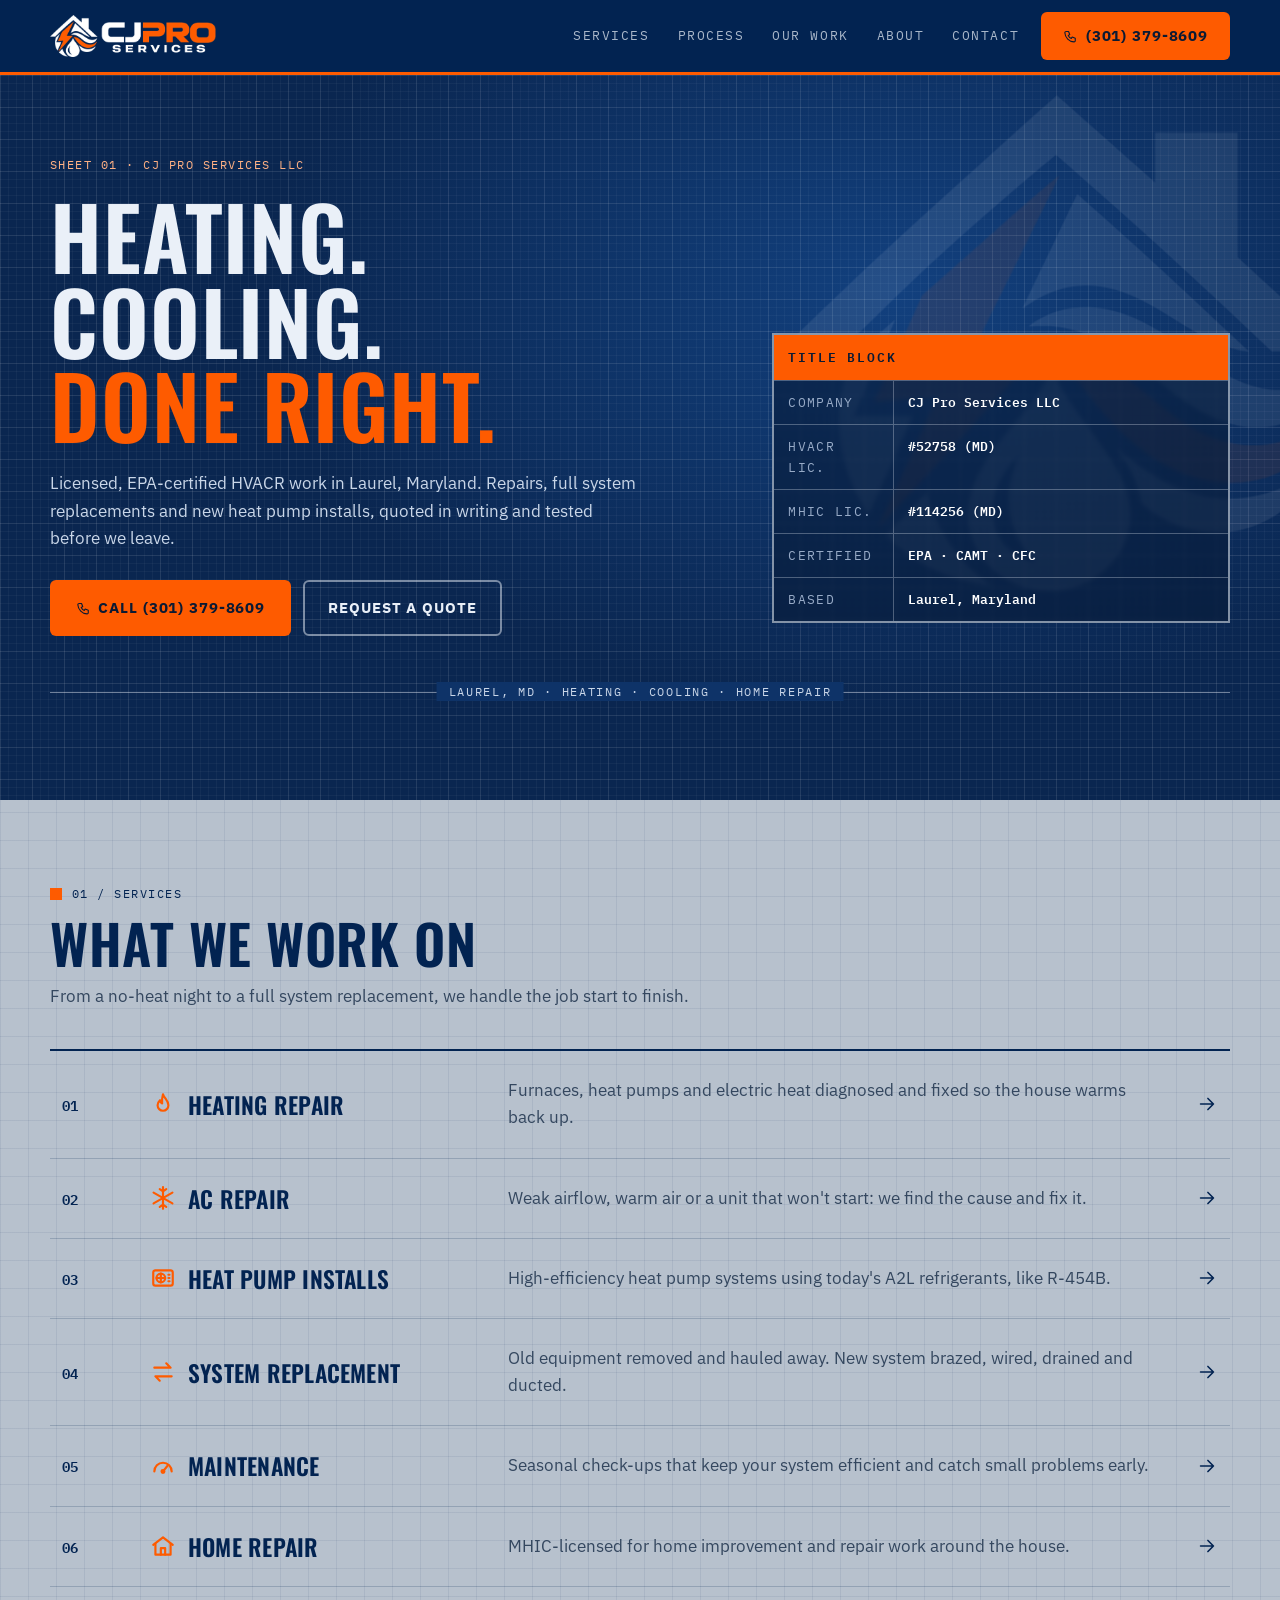
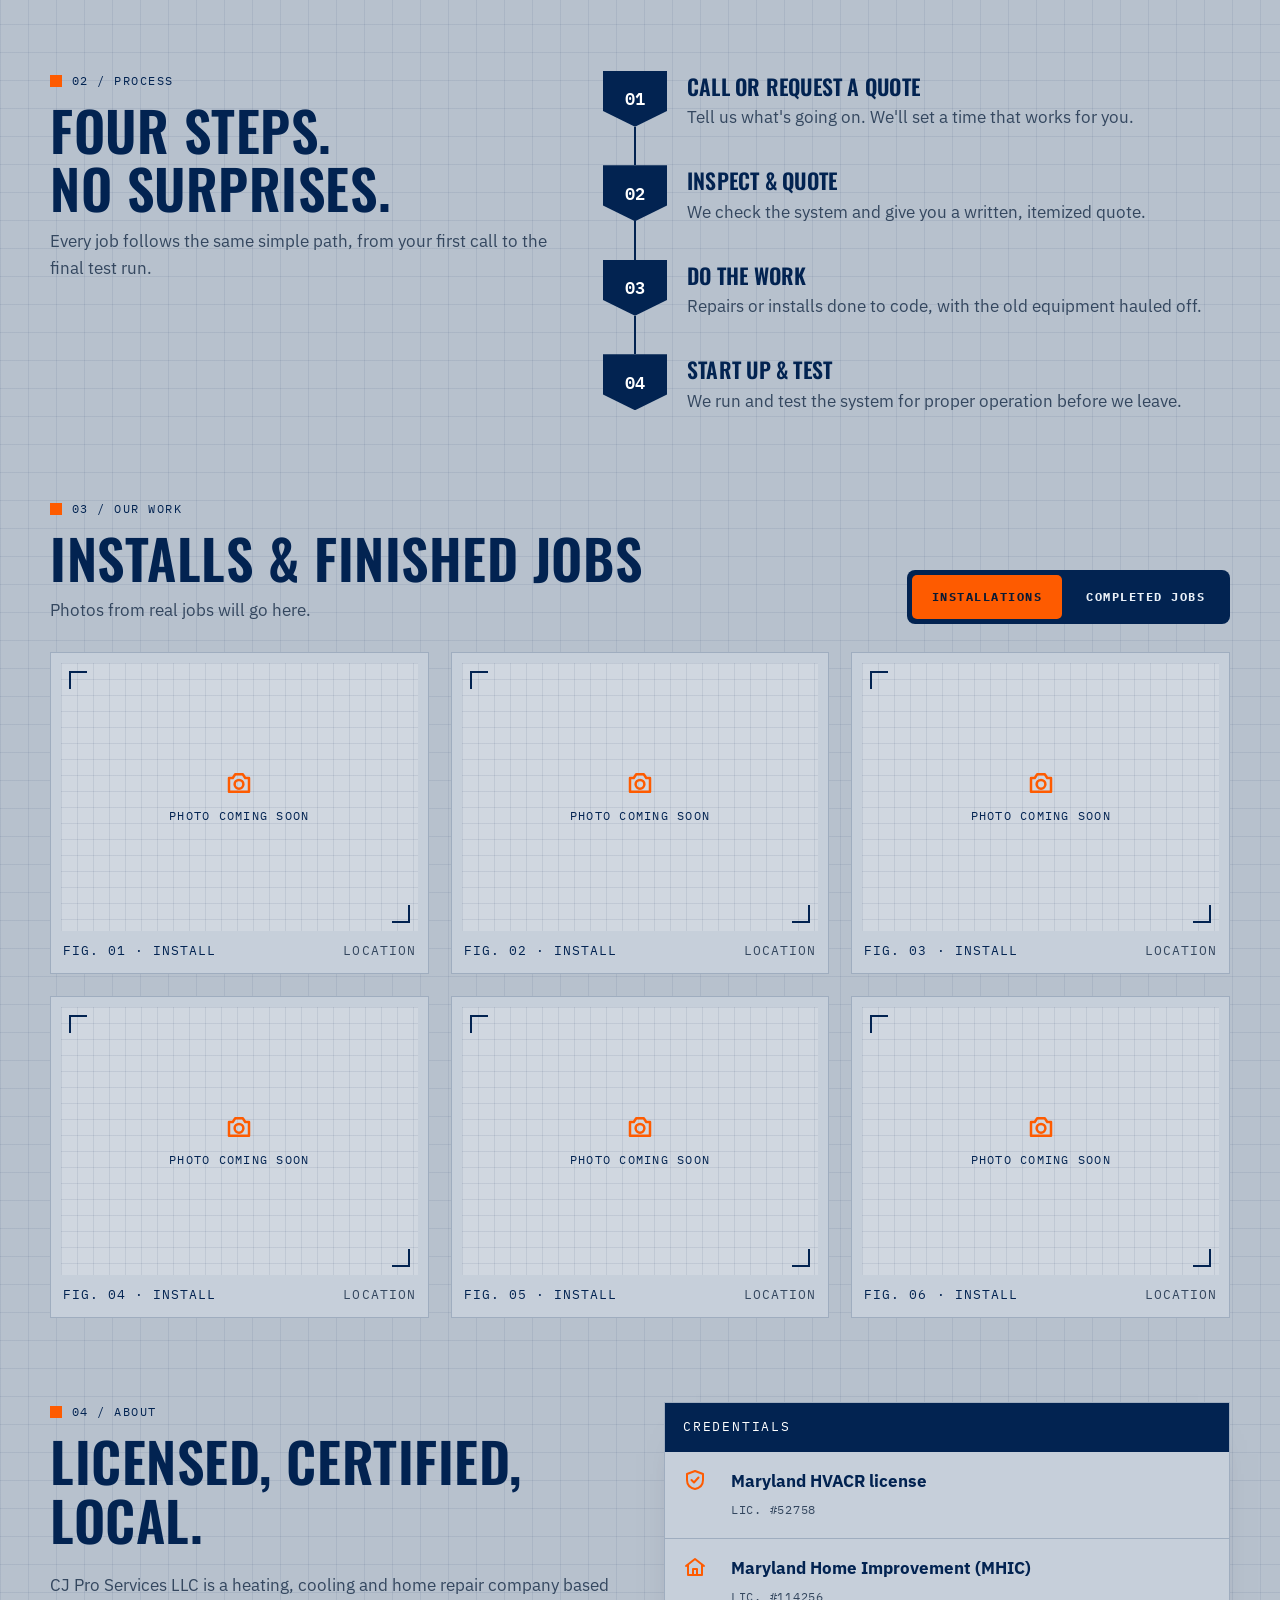
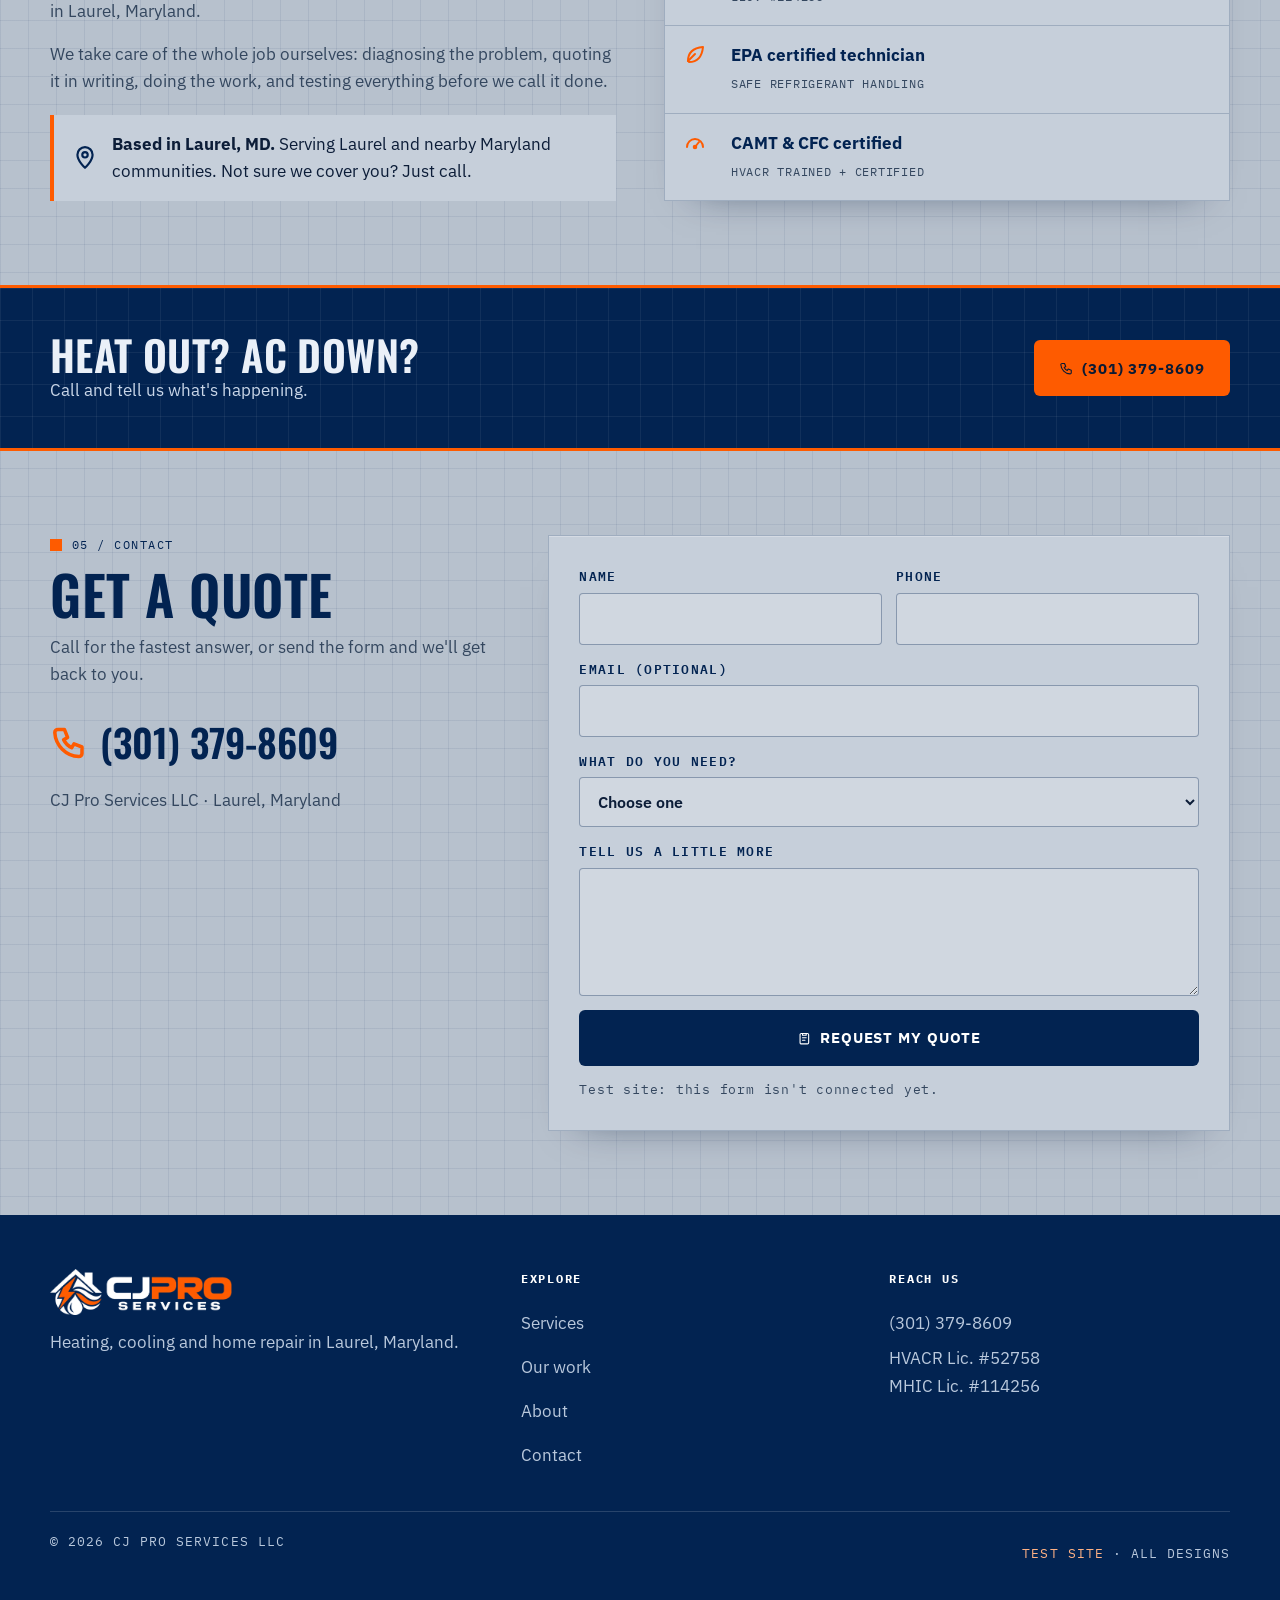
<file: design-2-blueprint.html>
<!doctype html>
<html lang="en">
<head>
<meta charset="utf-8">
<meta name="viewport" content="width=device-width, initial-scale=1, viewport-fit=cover">
<title>CJ Pro Services | Heating, Cooling &amp; Home Repair in Laurel, MD</title>
<meta name="description" content="CJ Pro Services LLC: licensed, EPA-certified heating, cooling and home repair in Laurel, Maryland. Call (301) 379-8609.">
<meta name="theme-color" content="#0a2650">
<meta name="robots" content="noindex">
<link rel="icon" href="assets/favicon.png">
<script>(function(){var r=document.documentElement,q=new URLSearchParams(location.search).get('motion'),rm=matchMedia('(prefers-reduced-motion: reduce)').matches;r.dataset.motion=q==='on'?'on':q==='off'?'off':(rm?'off':'on');setTimeout(function(){if(!window.__siteReady)r.dataset.motion='off'},2500)})();</script>
<link rel="preconnect" href="https://fonts.googleapis.com">
<link rel="preconnect" href="https://fonts.gstatic.com" crossorigin>
<link href="https://fonts.googleapis.com/css2?family=Oswald:wght@500;600;700&family=IBM+Plex+Sans:wght@400;500;600;700&family=IBM+Plex+Mono:wght@500;600&display=swap" rel="stylesheet">
<link rel="stylesheet" href="assets/base.css">
<style>
:root {
  --navy: #022351; --navy-2: #0a2650; --ink: #0c1d38;
  --bg: #b7c1cd; --paper: #c6cfda; --paper-2: #d0d7e0;
  --text: #0c1d38; --muted: #34475f; --line: rgba(2,35,81,.2);
  --accent: #fe5b00; --accent-hi: #ff7426; --accent-ink: #0b1a33;
  --font-head: "Oswald", "Arial Narrow", sans-serif; --font-body: "IBM Plex Sans", system-ui, sans-serif; --mono: "IBM Plex Mono", ui-monospace, monospace;
  --btn-r: 6px; --drawer-bg: #0a2650; --drawer-text: #eaf0f8; --callbar-bg: rgba(10,38,80,.95);
  --grid: linear-gradient(rgba(2,35,81,.07) 1px, transparent 1px) 0 0 / 28px 28px, linear-gradient(90deg, rgba(2,35,81,.07) 1px, transparent 1px) 0 0 / 28px 28px;
}
body { background: var(--grid), var(--bg); }
h1, h2, h3, .drawer-nav a { font-weight: 600; text-transform: uppercase; letter-spacing: .01em; }
.mono { font-family: var(--mono); font-size: .78rem; letter-spacing: .12em; text-transform: uppercase; }
.btn { text-transform: uppercase; letter-spacing: .06em; font-size: .92rem; }
.btn-line { color: #eaf0f8; border-color: rgba(234,240,248,.5); }
@media (hover: hover) { .btn-line:hover { background: rgba(255,255,255,.08); border-color: #fff; transform: translateY(-2px); } }
.btn-navy { background: var(--navy); color: #fff; }
@media (hover: hover) { .btn-navy:hover { background: #06306b; transform: translateY(-2px); } }

/* header */
.site-head { background: var(--navy); color: #eaf0f8; border-bottom: 3px solid var(--accent); }
.site-head.scrolled { box-shadow: 0 10px 26px -14px rgba(2,15,40,.8); }
.head-in { display: flex; align-items: center; gap: 22px; min-height: 72px; transition: min-height .35s; }
.site-head.scrolled .head-in { min-height: 62px; }
.brand img { height: 42px; width: auto; transition: height .35s; }
.site-head.scrolled .brand img { height: 36px; }
.nav { display: none; gap: 28px; margin-left: auto; font-family: var(--mono); font-size: .8rem; letter-spacing: .12em; text-transform: uppercase; }
.nav a { text-decoration: none; opacity: .72; transition: opacity .25s; padding: 6px 0; }
.nav a:hover, .nav a.active { opacity: 1; }
.head-cta { display: none; }
@media (min-width: 960px) { .nav { display: flex; } .head-cta { display: inline-flex; } }
.menu-btn { margin-left: auto; color: #eaf0f8; }

/* hero: blueprint sheet */
.hero { position: relative; overflow: hidden; color: #eaf0f8; padding: 54px 0 70px;
  background: linear-gradient(rgba(255,255,255,.07) 1px, transparent 1px) 0 0 / 32px 32px, linear-gradient(90deg, rgba(255,255,255,.07) 1px, transparent 1px) 0 0 / 32px 32px,
              linear-gradient(rgba(255,255,255,.035) 1px, transparent 1px) 0 0 / 8px 8px, linear-gradient(90deg, rgba(255,255,255,.035) 1px, transparent 1px) 0 0 / 8px 8px,
              radial-gradient(900px 600px at 70% 30%, #12407e, #0a2650 70%); }
.ghost-mark { position: absolute; right: -60px; top: 20px; width: 560px; opacity: .08; pointer-events: none; }
.hero-in { position: relative; display: grid; gap: 36px; }
@media (min-width: 960px) { .hero { padding: 80px 0 96px; } .hero-in { grid-template-columns: 1.2fr .8fr; align-items: end; } }
.hero .mono { color: #ffb184; margin-bottom: 18px; display: block; }
.hero h1 { font-size: clamp(2.7rem, 8vw, 5.4rem); line-height: .98; margin-bottom: 22px; }
.hero h1 em { font-style: normal; color: var(--accent); }
.lede { font-size: 1.08rem; color: #c9d6e8; max-width: 34em; margin-bottom: 28px; }
.cta-row { display: flex; flex-wrap: wrap; gap: 12px; }
@media (max-width: 479px) { .cta-row .btn { width: 100%; } }
.titleblock { border: 2px solid rgba(234,240,248,.55); font-family: var(--mono); font-size: .82rem; background: rgba(6,24,52,.55); backdrop-filter: blur(2px); }
.titleblock div { display: grid; grid-template-columns: 120px 1fr; border-top: 1px solid rgba(234,240,248,.3); }
.titleblock div:first-child { border-top: 0; }
.titleblock dt, .titleblock dd { margin: 0; padding: 11px 14px; }
.titleblock dt { color: #98abc7; letter-spacing: .1em; text-transform: uppercase; border-right: 1px solid rgba(234,240,248,.3); }
.titleblock dd { color: #fff; font-weight: 600; }
.titleblock .tb-head { display: block; padding: 12px 14px; background: var(--accent); color: var(--accent-ink); font-weight: 600; letter-spacing: .14em; text-transform: uppercase; }
.dim { position: relative; height: 22px; margin-top: 46px; }
.dim::before { content: ""; position: absolute; left: 0; right: 0; top: 10px; border-top: 1px solid rgba(234,240,248,.45); transform-origin: 0 50%; transform: scaleX(0); transition: transform 1.6s cubic-bezier(.6,0,.2,1) .4s; }
.dim.in::before, html[data-motion="off"] .dim::before { transform: none; }
.dim::after { content: "Laurel, MD  ·  heating · cooling · home repair"; position: absolute; left: 50%; top: 0; transform: translateX(-50%); padding: 0 12px; background: #0e3368; font-family: var(--mono); font-size: .76rem; letter-spacing: .14em; text-transform: uppercase; color: #c9d6e8; white-space: nowrap; }
@media (max-width: 479px) { .dim::after { content: "Laurel, MD"; } }

/* sections */
.sec { padding: 84px 0; }
@media (max-width: 759px) { .sec { padding: 60px 0; } }
.sec-head { display: grid; gap: 10px; margin-bottom: 40px; max-width: 680px; }
.sec-head .mono { color: var(--navy); display: flex; align-items: center; gap: 10px; }
.sec-head .mono::before { content: ""; width: 12px; height: 12px; background: var(--accent); }
.sec-head h2 { font-size: clamp(2.1rem, 5.6vw, 3.4rem); color: var(--navy); }
.sec-head p { color: var(--muted); font-size: 1.04rem; }
.sheet { background: var(--paper); border: 1px solid var(--line); box-shadow: 0 1px 0 rgba(255,255,255,.25) inset, 0 20px 40px -32px rgba(2,20,50,.6); }

/* services as a spec list */
.specs { border-top: 2px solid var(--navy); }
.spec { position: relative; display: grid; grid-template-columns: 56px 1fr; gap: 6px 18px; align-items: center; padding: 22px 6px; border-bottom: 1px solid var(--line); text-decoration: none; overflow: hidden; }
.spec::before { content: ""; position: absolute; left: 0; top: 0; bottom: 0; width: 100%; background: var(--paper-2); transform: scaleX(0); transform-origin: 0 50%; transition: transform .55s cubic-bezier(.2,.8,.2,1); z-index: -1; }
.spec .num { font-family: var(--mono); font-weight: 600; color: var(--navy); font-size: .9rem; grid-row: span 2; align-self: start; padding-top: 4px; }
.spec h3 { font-size: 1.45rem; color: var(--navy); display: flex; align-items: center; gap: 12px; transition: transform .45s cubic-bezier(.2,.8,.2,1); }
.spec h3 .ic { font-size: 26px; color: var(--accent); stroke-width: 2; }
.spec p { color: var(--muted); grid-column: 2; }
@media (min-width: 900px) {
  .spec { grid-template-columns: 70px 340px 1fr 40px; padding: 26px 12px; }
  .spec .num { grid-row: auto; align-self: center; padding: 0; }
  .spec p { grid-column: auto; }
  .spec .go { justify-self: end; font-size: 22px; color: var(--navy); transition: transform .45s cubic-bezier(.2,.8,.2,1); }
}
.spec .go { display: none; }
@media (min-width: 900px) { .spec .go { display: block; } }
@media (hover: hover) { .spec:hover::before { transform: none; } .spec:hover h3 { transform: translateX(8px); } .spec:hover .go { transform: translateX(6px); color: var(--accent); } }
.specs { position: relative; isolation: isolate; }

/* process: vertical timeline */
.timeline { position: relative; display: grid; gap: 0; max-width: 760px; }
.tl { position: relative; display: grid; grid-template-columns: 64px 1fr; gap: 20px; padding-bottom: 34px; }
.tl:last-child { padding-bottom: 0; }
.tl::before { content: ""; position: absolute; left: 31px; top: 56px; bottom: 0; width: 2px; background: var(--navy); transform-origin: 50% 0; transform: scaleY(0); transition: transform 1s cubic-bezier(.6,0,.2,1) .35s; }
.tl.in::before, html[data-motion="off"] .tl::before { transform: none; }
.tl:last-child::before { display: none; }
.tl-n { width: 64px; height: 56px; display: grid; place-items: center; background: var(--navy); color: #fff; font-family: var(--mono); font-weight: 600; clip-path: polygon(0 0, 100% 0, 100% 72%, 50% 100%, 0 72%); }
.tl h3 { font-size: 1.35rem; color: var(--navy); margin: 4px 0 6px; }
.tl p { color: var(--muted); }
.process { display: grid; gap: 40px; }
@media (min-width: 960px) { .process { grid-template-columns: .9fr 1.1fr; align-items: start; } .process .sec-head { position: sticky; top: calc(var(--head-h) + 30px); } }

/* gallery: drawing sheets */
.work-top { display: flex; flex-wrap: wrap; align-items: end; justify-content: space-between; gap: 20px; margin-bottom: 28px; }
.work-top .sec-head { margin-bottom: 0; }
.tablist { background: var(--navy); color: #eaf0f8; border-radius: 8px; }
.tablist [role="tab"] { border-radius: 5px; font-family: var(--mono); font-size: .78rem; letter-spacing: .12em; text-transform: uppercase; }
.tab-ind { border-radius: 5px; }
.gallery { display: grid; gap: 16px; grid-template-columns: repeat(2, 1fr); }
@media (min-width: 900px) { .gallery { grid-template-columns: repeat(3, 1fr); gap: 22px; } }
.ph { padding: 10px; background: var(--paper); border: 1px solid var(--line); transition: transform .45s cubic-bezier(.2,.8,.2,1), box-shadow .45s; }
@media (hover: hover) { .ph:hover { transform: translateY(-5px) rotate(-.4deg); box-shadow: 0 24px 40px -28px rgba(2,20,50,.8); } }
.ph-box { position: relative; aspect-ratio: 4 / 3; display: grid; place-content: center; justify-items: center; gap: 8px; text-align: center; color: var(--navy);
  background: linear-gradient(rgba(2,35,81,.08) 1px, transparent 1px) 0 0 / 16px 16px, linear-gradient(90deg, rgba(2,35,81,.08) 1px, transparent 1px) 0 0 / 16px 16px, var(--paper-2); }
.ph-box::before, .ph-box::after { content: ""; position: absolute; width: 18px; height: 18px; border: 2px solid var(--navy); }
.ph-box::before { left: 8px; top: 8px; border-right: 0; border-bottom: 0; }
.ph-box::after { right: 8px; bottom: 8px; border-left: 0; border-top: 0; }
.ph-box .ic { font-size: 30px; color: var(--accent); stroke-width: 2; }
.ph-box span { font-family: var(--mono); font-size: .78rem; letter-spacing: .1em; text-transform: uppercase; }
.ph figcaption { display: flex; justify-content: space-between; gap: 8px; padding: 10px 2px 2px; font-family: var(--mono); font-size: .8rem; letter-spacing: .08em; text-transform: uppercase; color: var(--navy); }
.ph figcaption span { color: var(--muted); }
@media (max-width: 479px) { .ph-box span, .ph figcaption span { display: none; } }

/* about */
.about { display: grid; gap: 32px; }
@media (min-width: 960px) { .about { grid-template-columns: 1fr 1fr; gap: 48px; align-items: start; } }
.about-text p { color: var(--muted); font-size: 1.05rem; margin-bottom: 16px; }
.creds { padding: 0; }
.creds .tb-head { display: block; padding: 14px 18px; background: var(--navy); color: #fff; font-family: var(--mono); font-size: .8rem; letter-spacing: .14em; text-transform: uppercase; }
.creds li { display: grid; grid-template-columns: 34px 1fr; gap: 14px; padding: 16px 18px; border-top: 1px solid var(--line); }
.creds li:first-child { border-top: 0; }
.creds .ic { font-size: 24px; color: var(--accent); stroke-width: 2; }
.creds b { display: block; color: var(--navy); }
.creds small { font-family: var(--mono); font-size: .76rem; color: var(--muted); letter-spacing: .06em; }
.area { display: flex; gap: 14px; align-items: center; padding: 16px 18px; margin-top: 20px; border-left: 4px solid var(--accent); background: var(--paper); }
.area .ic { font-size: 26px; color: var(--navy); stroke-width: 2; }

/* call strip */
.strip { background: var(--navy); color: #eaf0f8; padding: 44px 0; border-top: 3px solid var(--accent); border-bottom: 3px solid var(--accent);
  background-image: linear-gradient(rgba(255,255,255,.06) 1px, transparent 1px), linear-gradient(90deg, rgba(255,255,255,.06) 1px, transparent 1px); background-size: 32px 32px; }
.strip-in { display: flex; flex-wrap: wrap; align-items: center; justify-content: space-between; gap: 20px; }
.strip h2 { font-size: clamp(1.8rem, 4.6vw, 2.6rem); }
.strip p { color: #c9d6e8; }

/* contact */
.contact { display: grid; gap: 28px; }
@media (min-width: 960px) { .contact { grid-template-columns: .8fr 1.2fr; gap: 44px; } }
.big-phone { display: inline-flex; align-items: center; min-height: 52px; gap: 12px; font-family: var(--font-head); font-weight: 600; font-size: clamp(1.7rem, 5vw, 2.4rem); color: var(--navy); text-decoration: none; margin: 8px 0 14px; }
.big-phone .ic { color: var(--accent); stroke-width: 2.2; }
.form { display: grid; gap: 14px; padding: 24px; }
@media (min-width: 640px) { .form { grid-template-columns: 1fr 1fr; padding: 30px; } .form .full { grid-column: 1 / -1; } }
.form label { display: grid; gap: 6px; font-family: var(--mono); font-size: .8rem; letter-spacing: .1em; text-transform: uppercase; color: var(--navy); font-weight: 600; }
.form input, .form select, .form textarea { width: 100%; min-height: 50px; padding: 12px 14px; border-radius: 4px; border: 1.5px solid rgba(2,35,81,.35); background: var(--paper-2); color: var(--ink); font-family: var(--font-body); letter-spacing: 0; text-transform: none; transition: border-color .25s, box-shadow .25s; }
.form textarea { min-height: 120px; }
.form input:focus, .form select:focus, .form textarea:focus { outline: none; border-color: var(--navy); box-shadow: 0 0 0 4px rgba(254,91,0,.35); }
.form .note { font-family: var(--mono); font-size: .8rem; color: var(--muted); letter-spacing: .06em; }

/* footer */
.foot { background: var(--navy); color: #b9c8dc; padding: 54px 0 30px; }
.foot-in { display: grid; gap: 28px; }
@media (min-width: 860px) { .foot-in { grid-template-columns: 1.3fr 1fr 1fr; } }
.foot img { height: 46px; width: auto; margin-bottom: 14px; }
.foot h4 { margin: 0 0 12px; color: #fff; font-family: var(--mono); font-size: .78rem; letter-spacing: .14em; text-transform: uppercase; }
.foot li { margin-bottom: 8px; }
.foot a { text-decoration: none; }
.foot a:hover { color: #fff; }
.foot-base { margin-top: 34px; padding-top: 20px; border-top: 1px solid rgba(255,255,255,.15); display: flex; flex-wrap: wrap; justify-content: space-between; gap: 10px; font-family: var(--mono); font-size: .8rem; letter-spacing: .08em; text-transform: uppercase; }
.test-pill { color: #ffb184; }
.callbar .btn-line { color: #fff; }
.drawer-nav a { border-color: rgba(255,255,255,.14); }
.drawer .btn-line { color: #eaf0f8; }
</style>
</head>
<body>
<svg width="0" height="0" style="position:absolute" aria-hidden="true">
  <symbol id="i-flame" viewBox="0 0 24 24"><path d="M12 3c1 3.5 5 5.6 5 10.2a5 5 0 0 1-10 0c0-2.3 1.1-3.7 2.2-4.7.2 1.7 1 2.7 2 3C10.7 9 11.3 5.6 12 3z"/></symbol>
  <symbol id="i-snow" viewBox="0 0 24 24"><path d="M12 2v20M3.3 7l17.4 10M3.3 17L20.7 7M9 3.8l3 2 3-2M9 20.2l3-2 3 2"/></symbol>
  <symbol id="i-pump" viewBox="0 0 24 24"><rect x="3" y="5" width="18" height="14" rx="2"/><circle cx="10" cy="12" r="4"/><path d="M10 8v8M6 12h8M17 9h1M17 12h1M17 15h1"/></symbol>
  <symbol id="i-swap" viewBox="0 0 24 24"><path d="M4 8h15l-4-4M20 16H5l4 4"/></symbol>
  <symbol id="i-gauge" viewBox="0 0 24 24"><path d="M4 17a8 8 0 1 1 16 0"/><path d="M12 17l4-5"/><circle cx="12" cy="17" r="1.3"/></symbol>
  <symbol id="i-home" viewBox="0 0 24 24"><path d="M3 11l9-7 9 7"/><path d="M5 10v10h14V10"/><path d="M10 20v-6h4v6"/></symbol>
  <symbol id="i-phone" viewBox="0 0 24 24"><path d="M5 4h4l2 5-2.5 1.5a11 11 0 0 0 5 5L15 13l5 2v4a2 2 0 0 1-2 2A16 16 0 0 1 3 6a2 2 0 0 1 2-2"/></symbol>
  <symbol id="i-camera" viewBox="0 0 24 24"><path d="M4 8h3l2-3h6l2 3h3v11H4z"/><circle cx="12" cy="13" r="3.5"/></symbol>
  <symbol id="i-shield" viewBox="0 0 24 24"><path d="M12 3l8 3v6c0 5-3.5 8-8 9-4.5-1-8-4-8-9V6z"/><path d="M8.5 12l2.5 2.5 4.5-5"/></symbol>
  <symbol id="i-leaf" viewBox="0 0 24 24"><path d="M5 19c0-8 5-13 15-14-1 10-6 15-14 15"/><path d="M5 19l7-7"/></symbol>
  <symbol id="i-pin" viewBox="0 0 24 24"><path d="M12 21s7-6.2 7-12a7 7 0 0 0-14 0c0 5.8 7 12 7 12z"/><circle cx="12" cy="9" r="2.5"/></symbol>
  <symbol id="i-arrow" viewBox="0 0 24 24"><path d="M5 12h14M13 6l6 6-6 6"/></symbol>
  <symbol id="i-up" viewBox="0 0 24 24"><path d="M12 19V5M6 11l6-6 6 6"/></symbol>
  <symbol id="i-menu" viewBox="0 0 24 24"><path d="M4 7h16M4 12h16M4 17h16"/></symbol>
  <symbol id="i-close" viewBox="0 0 24 24"><path d="M6 6l12 12M18 6L6 18"/></symbol>
  <symbol id="i-quote" viewBox="0 0 24 24"><rect x="5" y="4" width="14" height="17" rx="2"/><path d="M9 4h6v3H9zM9 11h6M9 15h4"/></symbol>
</svg>
<a class="skip" href="#main">Skip to content</a>
<div class="progress" aria-hidden="true"></div>

<header class="site-head"><div class="wrap head-in">
  <a class="brand" href="#top" aria-label="CJ Pro Services, back to top"><img src="assets/lockup-reverse.png" alt="CJ Pro Services" width="475" height="120"></a>
  <nav class="nav" aria-label="Main">
    <a href="#services">Services</a><a href="#process">Process</a><a href="#work">Our work</a><a href="#about">About</a><a href="#contact">Contact</a>
    <span class="nav-ind" aria-hidden="true"></span>
  </nav>
  <a class="btn btn-accent head-cta" href="tel:+13013798609"><svg class="ic"><use href="#i-phone"/></svg>(301) 379-8609</a>
  <button class="menu-btn" aria-expanded="false" aria-controls="drawer" aria-label="Open menu"><svg class="ic"><use href="#i-menu"/></svg></button>
</div></header>

<main id="main">
  <section class="hero" id="home">
    <img class="ghost-mark" src="assets/mark-reverse.png" alt="" data-parallax="0.12">
    <div class="wrap">
      <div class="hero-in">
        <div>
          <span class="mono" data-reveal>Sheet 01 · CJ Pro Services LLC</span>
          <h1 data-reveal style="--i:1">Heating.<br>Cooling.<br><em>Done right.</em></h1>
          <p class="lede" data-reveal style="--i:2">Licensed, EPA-certified HVACR work in Laurel, Maryland. Repairs, full system replacements and new heat pump installs, quoted in writing and tested before we leave.</p>
          <div class="cta-row" data-reveal style="--i:3">
            <a class="btn btn-accent btn-lg" href="tel:+13013798609"><svg class="ic"><use href="#i-phone"/></svg>Call (301) 379-8609</a>
            <a class="btn btn-line btn-lg" href="#contact">Request a quote</a>
          </div>
        </div>
        <dl class="titleblock" data-reveal="right" style="--i:2">
          <span class="tb-head">Title block</span>
          <div><dt>Company</dt><dd>CJ Pro Services LLC</dd></div>
          <div><dt>HVACR lic.</dt><dd>#52758 (MD)</dd></div>
          <div><dt>MHIC lic.</dt><dd>#114256 (MD)</dd></div>
          <div><dt>Certified</dt><dd>EPA · CAMT · CFC</dd></div>
          <div><dt>Based</dt><dd>Laurel, Maryland</dd></div>
        </dl>
      </div>
      <div class="dim" data-reveal="fade" aria-hidden="true"></div>
    </div>
  </section>

  <section class="sec" id="services">
    <div class="wrap">
      <header class="sec-head" data-reveal>
        <span class="mono">01 / Services</span>
        <h2>What we work on</h2>
        <p>From a no-heat night to a full system replacement, we handle the job start to finish.</p>
      </header>
      <div class="specs" data-stagger>
        <a class="spec" href="#contact"><span class="num">01</span><h3><svg class="ic"><use href="#i-flame"/></svg>Heating repair</h3><p>Furnaces, heat pumps and electric heat diagnosed and fixed so the house warms back up.</p><svg class="ic go"><use href="#i-arrow"/></svg></a>
        <a class="spec" href="#contact"><span class="num">02</span><h3><svg class="ic"><use href="#i-snow"/></svg>AC repair</h3><p>Weak airflow, warm air or a unit that won't start: we find the cause and fix it.</p><svg class="ic go"><use href="#i-arrow"/></svg></a>
        <a class="spec" href="#contact"><span class="num">03</span><h3><svg class="ic"><use href="#i-pump"/></svg>Heat pump installs</h3><p>High-efficiency heat pump systems using today's A2L refrigerants, like R-454B.</p><svg class="ic go"><use href="#i-arrow"/></svg></a>
        <a class="spec" href="#contact"><span class="num">04</span><h3><svg class="ic"><use href="#i-swap"/></svg>System replacement</h3><p>Old equipment removed and hauled away. New system brazed, wired, drained and ducted.</p><svg class="ic go"><use href="#i-arrow"/></svg></a>
        <a class="spec" href="#contact"><span class="num">05</span><h3><svg class="ic"><use href="#i-gauge"/></svg>Maintenance</h3><p>Seasonal check-ups that keep your system efficient and catch small problems early.</p><svg class="ic go"><use href="#i-arrow"/></svg></a>
        <a class="spec" href="#contact"><span class="num">06</span><h3><svg class="ic"><use href="#i-home"/></svg>Home repair</h3><p>MHIC-licensed for home improvement and repair work around the house.</p><svg class="ic go"><use href="#i-arrow"/></svg></a>
      </div>
    </div>
  </section>

  <section class="sec" id="process" style="padding-top:0">
    <div class="wrap process">
      <header class="sec-head" data-reveal>
        <span class="mono">02 / Process</span>
        <h2>Four steps.<br>No surprises.</h2>
        <p>Every job follows the same simple path, from your first call to the final test run.</p>
      </header>
      <div class="timeline">
        <div class="tl" data-reveal><span class="tl-n">01</span><div><h3>Call or request a quote</h3><p>Tell us what's going on. We'll set a time that works for you.</p></div></div>
        <div class="tl" data-reveal><span class="tl-n">02</span><div><h3>Inspect &amp; quote</h3><p>We check the system and give you a written, itemized quote.</p></div></div>
        <div class="tl" data-reveal><span class="tl-n">03</span><div><h3>Do the work</h3><p>Repairs or installs done to code, with the old equipment hauled off.</p></div></div>
        <div class="tl" data-reveal><span class="tl-n">04</span><div><h3>Start up &amp; test</h3><p>We run and test the system for proper operation before we leave.</p></div></div>
      </div>
    </div>
  </section>

  <section class="sec" id="work" style="padding-top:0">
    <div class="wrap">
      <div data-tabs>
        <div class="work-top">
          <header class="sec-head" data-reveal>
            <span class="mono">03 / Our work</span>
            <h2>Installs &amp; finished jobs</h2>
            <p>Photos from real jobs will go here.</p>
          </header>
          <div class="tablist" role="tablist" aria-label="Project photos" data-reveal style="--i:1">
            <button role="tab" id="t-inst" aria-controls="p-inst" aria-selected="true">Installations</button>
            <button role="tab" id="t-done" aria-controls="p-done" aria-selected="false">Completed jobs</button>
            <span class="tab-ind" aria-hidden="true"></span>
          </div>
        </div>
        <div role="tabpanel" id="p-inst" aria-labelledby="t-inst" class="gallery" data-stagger>
          <figure class="ph"><div class="ph-box"><svg class="ic"><use href="#i-camera"/></svg><span>Photo coming soon</span></div><figcaption>Fig. 01 · Install<span>Location</span></figcaption></figure>
          <figure class="ph"><div class="ph-box"><svg class="ic"><use href="#i-camera"/></svg><span>Photo coming soon</span></div><figcaption>Fig. 02 · Install<span>Location</span></figcaption></figure>
          <figure class="ph"><div class="ph-box"><svg class="ic"><use href="#i-camera"/></svg><span>Photo coming soon</span></div><figcaption>Fig. 03 · Install<span>Location</span></figcaption></figure>
          <figure class="ph"><div class="ph-box"><svg class="ic"><use href="#i-camera"/></svg><span>Photo coming soon</span></div><figcaption>Fig. 04 · Install<span>Location</span></figcaption></figure>
          <figure class="ph"><div class="ph-box"><svg class="ic"><use href="#i-camera"/></svg><span>Photo coming soon</span></div><figcaption>Fig. 05 · Install<span>Location</span></figcaption></figure>
          <figure class="ph"><div class="ph-box"><svg class="ic"><use href="#i-camera"/></svg><span>Photo coming soon</span></div><figcaption>Fig. 06 · Install<span>Location</span></figcaption></figure>
        </div>
        <div role="tabpanel" id="p-done" aria-labelledby="t-done" class="gallery" data-stagger hidden>
          <figure class="ph"><div class="ph-box"><svg class="ic"><use href="#i-camera"/></svg><span>Photo coming soon</span></div><figcaption>Fig. 07 · Job<span>Location</span></figcaption></figure>
          <figure class="ph"><div class="ph-box"><svg class="ic"><use href="#i-camera"/></svg><span>Photo coming soon</span></div><figcaption>Fig. 08 · Job<span>Location</span></figcaption></figure>
          <figure class="ph"><div class="ph-box"><svg class="ic"><use href="#i-camera"/></svg><span>Photo coming soon</span></div><figcaption>Fig. 09 · Job<span>Location</span></figcaption></figure>
          <figure class="ph"><div class="ph-box"><svg class="ic"><use href="#i-camera"/></svg><span>Photo coming soon</span></div><figcaption>Fig. 10 · Job<span>Location</span></figcaption></figure>
          <figure class="ph"><div class="ph-box"><svg class="ic"><use href="#i-camera"/></svg><span>Photo coming soon</span></div><figcaption>Fig. 11 · Job<span>Location</span></figcaption></figure>
          <figure class="ph"><div class="ph-box"><svg class="ic"><use href="#i-camera"/></svg><span>Photo coming soon</span></div><figcaption>Fig. 12 · Job<span>Location</span></figcaption></figure>
        </div>
      </div>
    </div>
  </section>

  <section class="sec" id="about" style="padding-top:0">
    <div class="wrap about">
      <div class="about-text" data-reveal="left">
        <header class="sec-head" style="margin-bottom:22px">
          <span class="mono">04 / About</span>
          <h2>Licensed, certified, local.</h2>
        </header>
        <p>CJ Pro Services LLC is a heating, cooling and home repair company based in Laurel, Maryland.</p>
        <p>We take care of the whole job ourselves: diagnosing the problem, quoting it in writing, doing the work, and testing everything before we call it done.</p>
        <div class="area"><svg class="ic"><use href="#i-pin"/></svg><div><b>Based in Laurel, MD.</b> Serving Laurel and nearby Maryland communities. Not sure we cover you? Just call.</div></div>
      </div>
      <div class="sheet creds" data-reveal="right">
        <span class="tb-head">Credentials</span>
        <ul>
          <li><svg class="ic"><use href="#i-shield"/></svg><div><b>Maryland HVACR license</b><small>LIC. #52758</small></div></li>
          <li><svg class="ic"><use href="#i-home"/></svg><div><b>Maryland Home Improvement (MHIC)</b><small>LIC. #114256</small></div></li>
          <li><svg class="ic"><use href="#i-leaf"/></svg><div><b>EPA certified technician</b><small>SAFE REFRIGERANT HANDLING</small></div></li>
          <li><svg class="ic"><use href="#i-gauge"/></svg><div><b>CAMT &amp; CFC certified</b><small>HVACR TRAINED + CERTIFIED</small></div></li>
        </ul>
      </div>
    </div>
  </section>

  <div class="strip">
    <div class="wrap strip-in" data-reveal>
      <div><h2>Heat out? AC down?</h2><p>Call and tell us what's happening.</p></div>
      <a class="btn btn-accent btn-lg" href="tel:+13013798609"><svg class="ic"><use href="#i-phone"/></svg>(301) 379-8609</a>
    </div>
  </div>

  <section class="sec" id="contact">
    <div class="wrap contact">
      <div data-reveal="left">
        <header class="sec-head" style="margin-bottom:16px">
          <span class="mono">05 / Contact</span>
          <h2>Get a quote</h2>
          <p>Call for the fastest answer, or send the form and we'll get back to you.</p>
        </header>
        <a class="big-phone" href="tel:+13013798609"><svg class="ic"><use href="#i-phone"/></svg>(301) 379-8609</a>
        <p style="color:var(--muted)">CJ Pro Services LLC · Laurel, Maryland</p>
      </div>
      <form class="form sheet" data-demo data-reveal="right">
        <label>Name<input name="name" autocomplete="name" required></label>
        <label>Phone<input name="phone" type="tel" autocomplete="tel" inputmode="tel" required></label>
        <label class="full">Email (optional)<input name="email" type="email" autocomplete="email"></label>
        <label class="full">What do you need?
          <select name="service" required>
            <option value="">Choose one</option>
            <option>Heating repair</option><option>AC repair</option><option>Heat pump install</option>
            <option>System replacement</option><option>Maintenance</option><option>Home repair</option><option>Something else</option>
          </select>
        </label>
        <label class="full">Tell us a little more<textarea name="message" rows="4"></textarea></label>
        <div class="full"><button class="btn btn-navy btn-lg" type="submit" style="width:100%"><svg class="ic"><use href="#i-quote"/></svg>Request my quote</button></div>
        <p class="note full">Test site: this form isn't connected yet.</p>
      </form>
    </div>
  </section>
</main>

<footer class="foot">
  <div class="wrap">
    <div class="foot-in">
      <div><img src="assets/lockup-reverse.png" alt="CJ Pro Services" width="475" height="120"><p>Heating, cooling and home repair in Laurel, Maryland.</p></div>
      <div><h4>Explore</h4><ul><li><a href="#services">Services</a></li><li><a href="#work">Our work</a></li><li><a href="#about">About</a></li><li><a href="#contact">Contact</a></li></ul></div>
      <div><h4>Reach us</h4><ul><li><a href="tel:+13013798609">(301) 379-8609</a></li><li>HVACR Lic. #52758</li><li>MHIC Lic. #114256</li></ul></div>
    </div>
    <div class="foot-base"><span>© <span data-year>2026</span> CJ Pro Services LLC</span><span><span class="test-pill">Test site</span> · <a href="designs.html" data-keep-q>All designs</a></span></div>
  </div>
</footer>

<div class="scrim" aria-hidden="true"></div>
<aside class="drawer" id="drawer" aria-label="Menu" inert>
  <div class="drawer-top"><img src="assets/lockup-reverse.png" alt="CJ Pro Services" width="475" height="120"><button class="drawer-close" aria-label="Close menu"><svg class="ic"><use href="#i-close"/></svg></button></div>
  <nav class="drawer-nav" aria-label="Menu">
    <a href="#services" style="--i:0">Services<svg class="ic"><use href="#i-arrow"/></svg></a>
    <a href="#process" style="--i:1">Process<svg class="ic"><use href="#i-arrow"/></svg></a>
    <a href="#work" style="--i:2">Our work<svg class="ic"><use href="#i-arrow"/></svg></a>
    <a href="#about" style="--i:3">About<svg class="ic"><use href="#i-arrow"/></svg></a>
    <a href="#contact" style="--i:4">Contact<svg class="ic"><use href="#i-arrow"/></svg></a>
  </nav>
  <a class="btn btn-accent btn-lg" href="tel:+13013798609"><svg class="ic"><use href="#i-phone"/></svg>Call (301) 379-8609</a>
  <a class="btn btn-line btn-lg" href="#contact">Request a quote</a>
</aside>

<div class="callbar">
  <a class="btn btn-accent" href="tel:+13013798609"><svg class="ic"><use href="#i-phone"/></svg>Call now</a>
  <a class="btn btn-line" href="#contact">Get a quote</a>
</div>
<a class="to-top" href="#top" aria-label="Back to top"><svg class="ic"><use href="#i-up"/></svg></a>
<div class="toast" role="status" aria-live="polite"></div>
<script src="assets/site.js" defer></script>
</body>
</html>
</file>
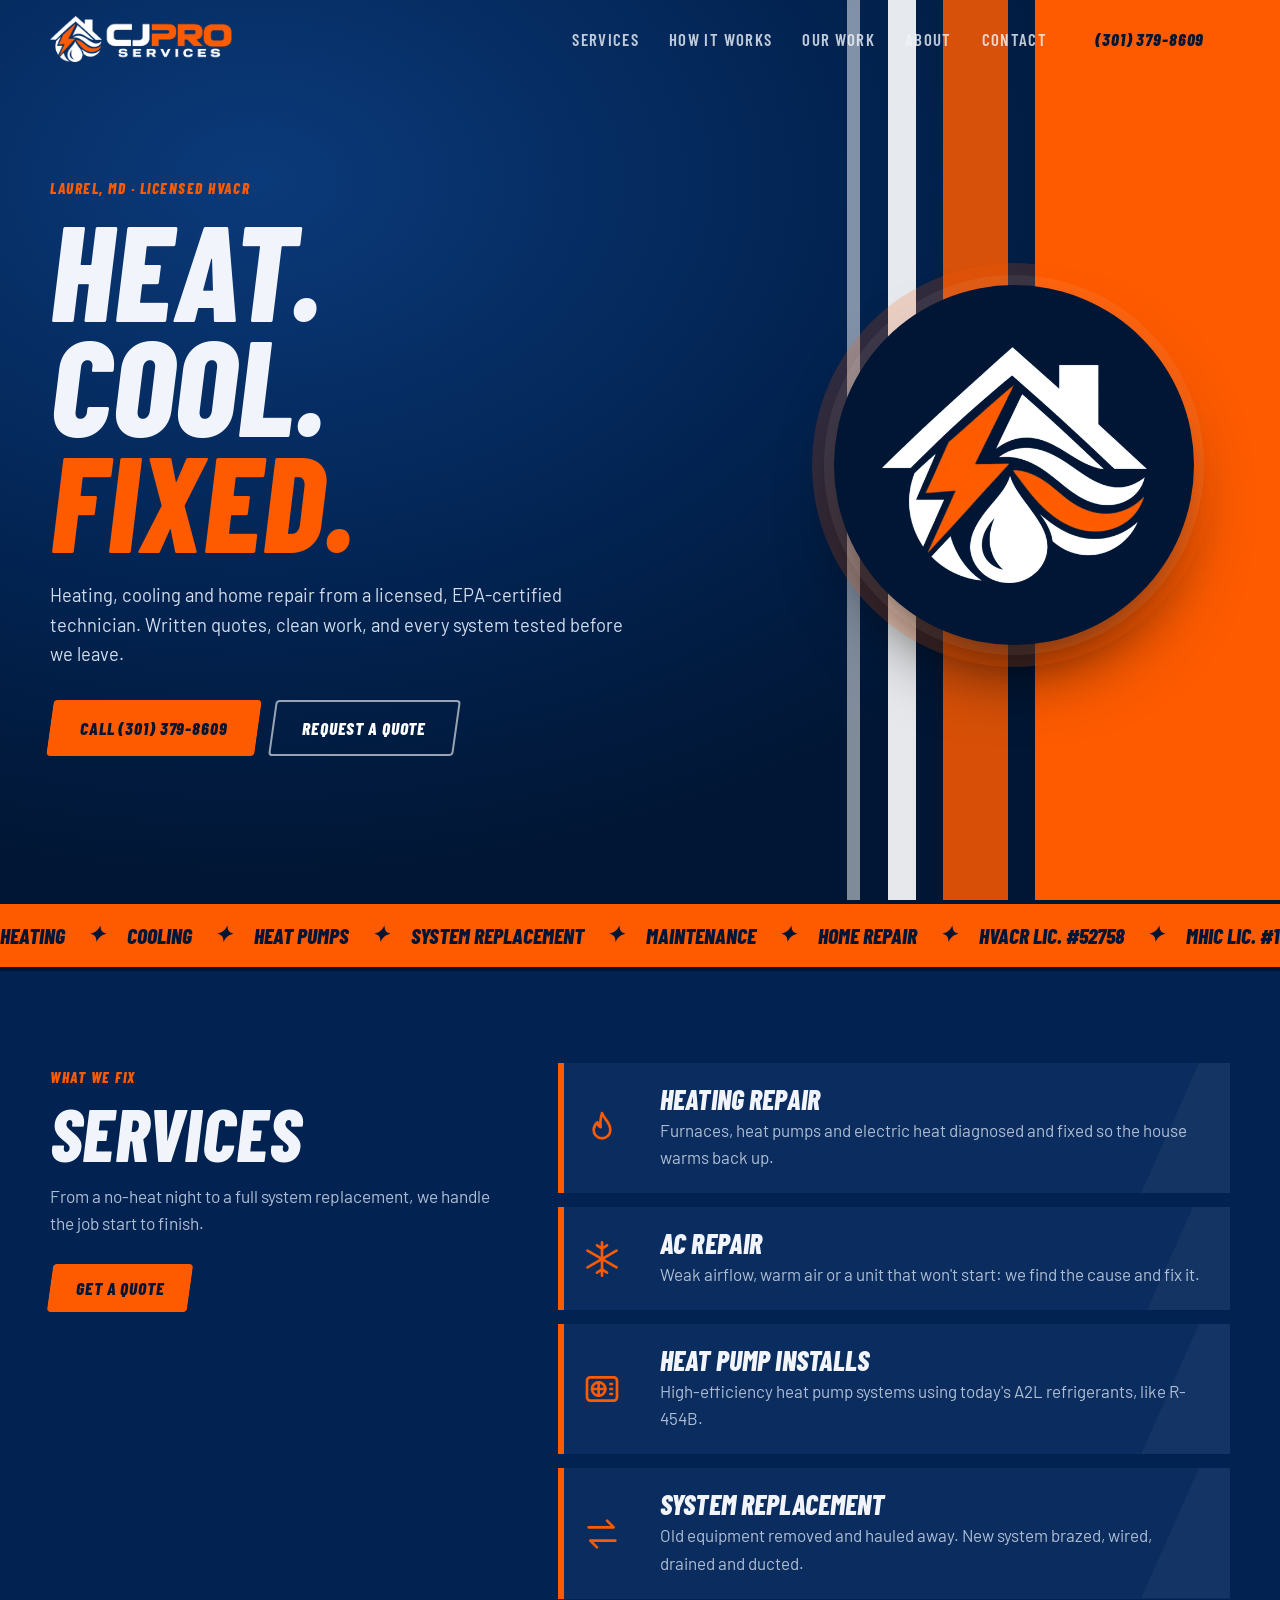
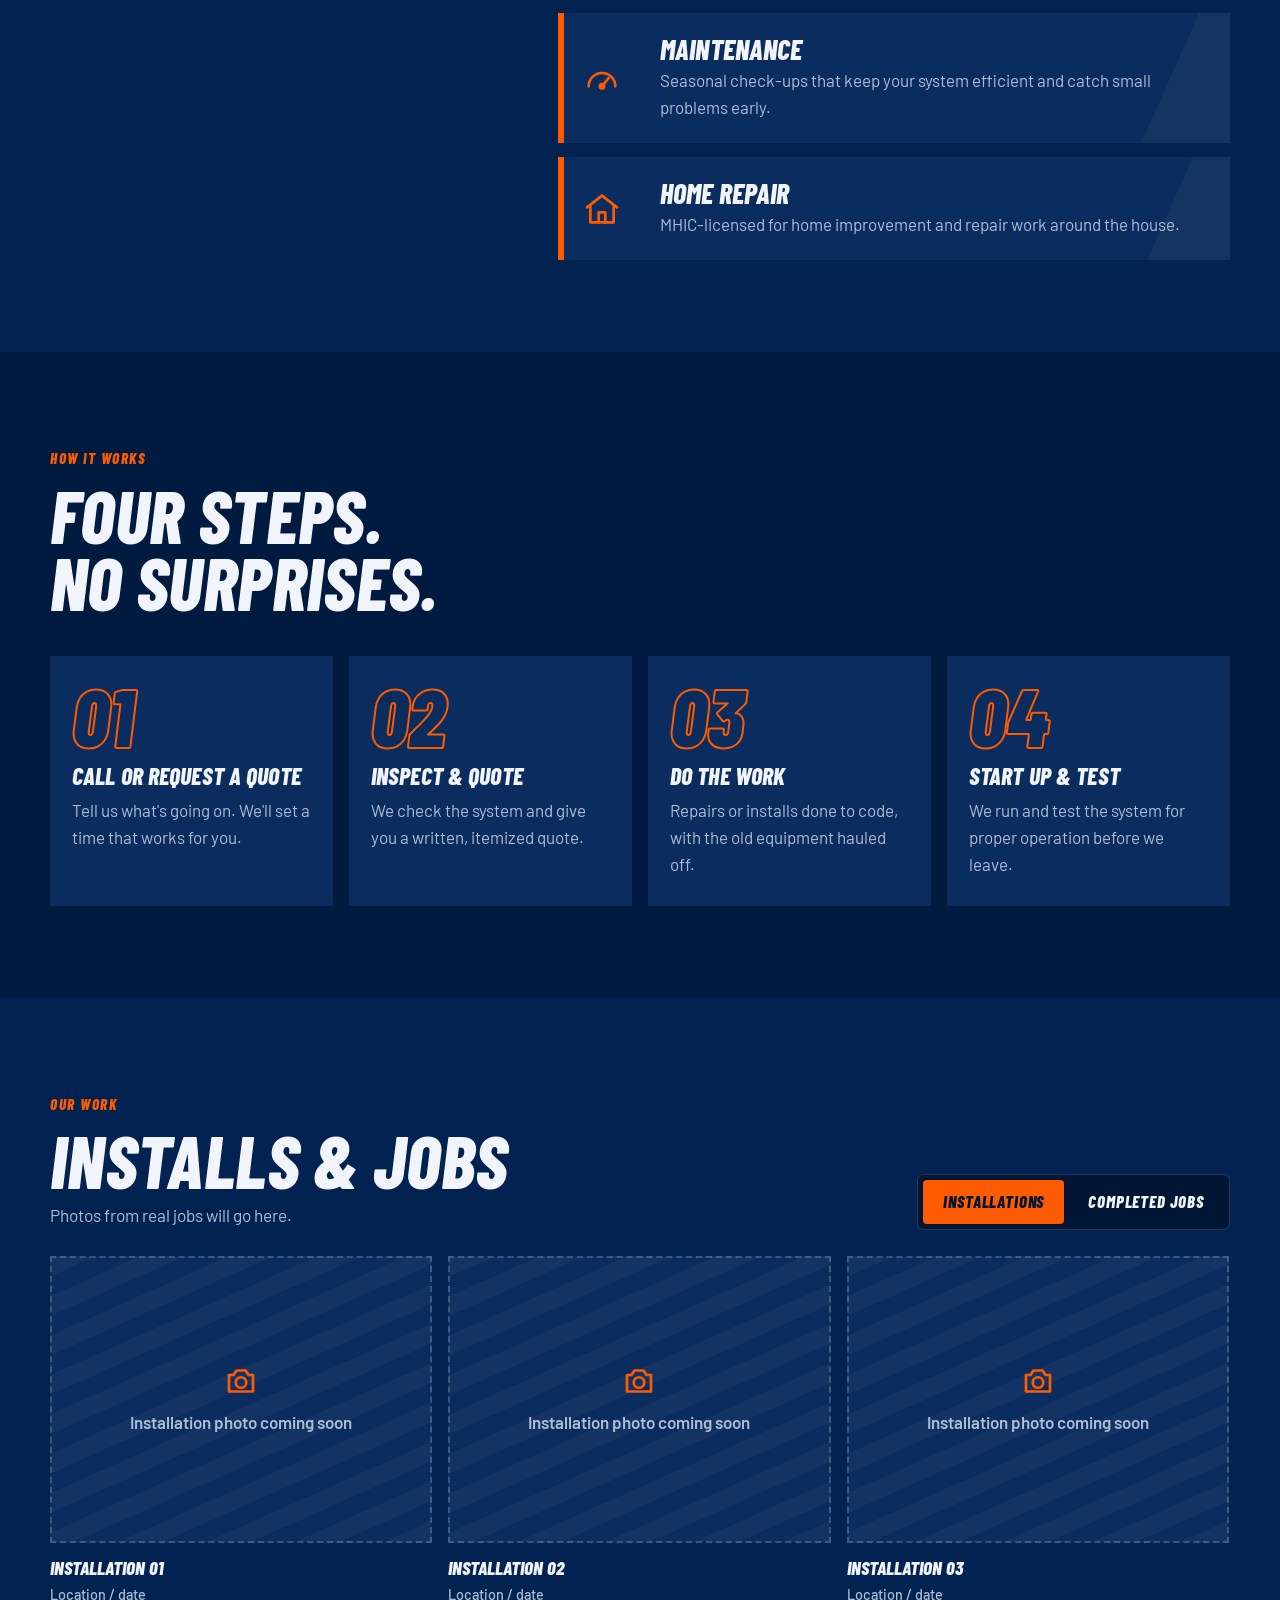
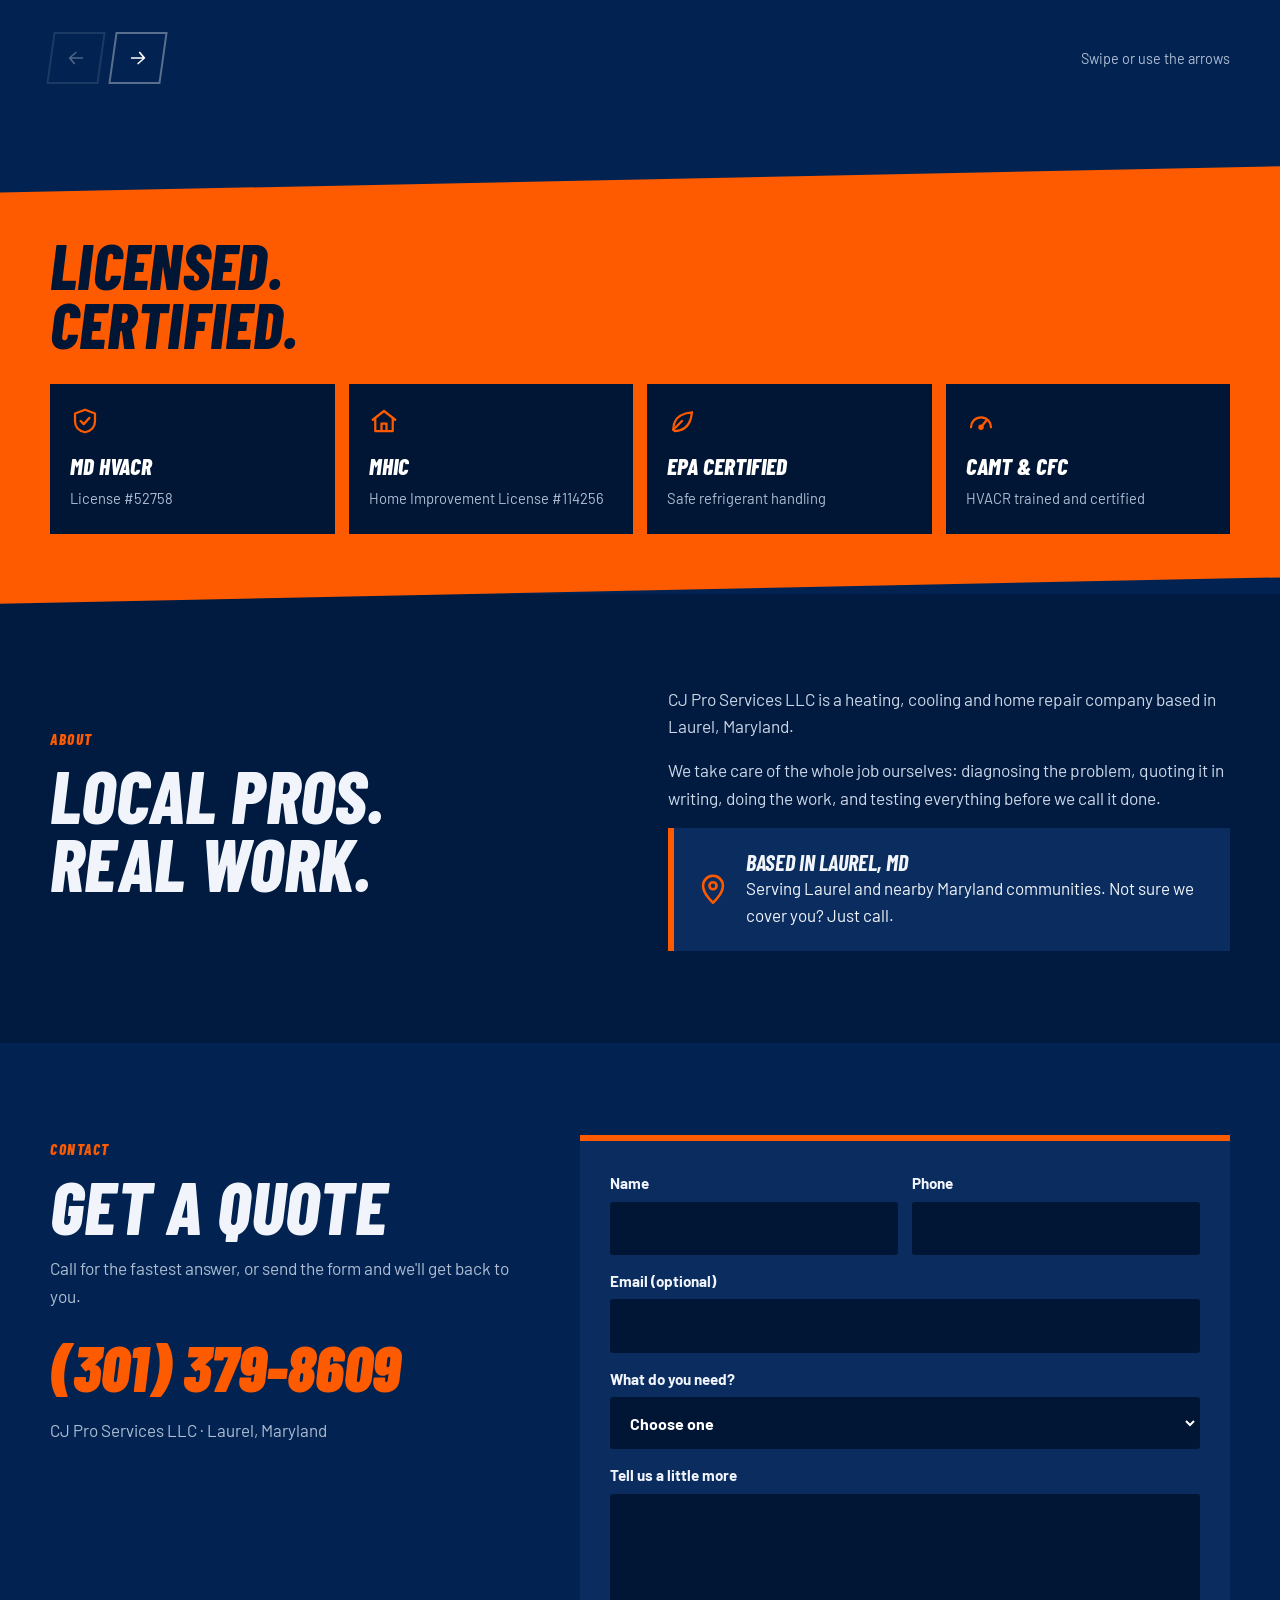
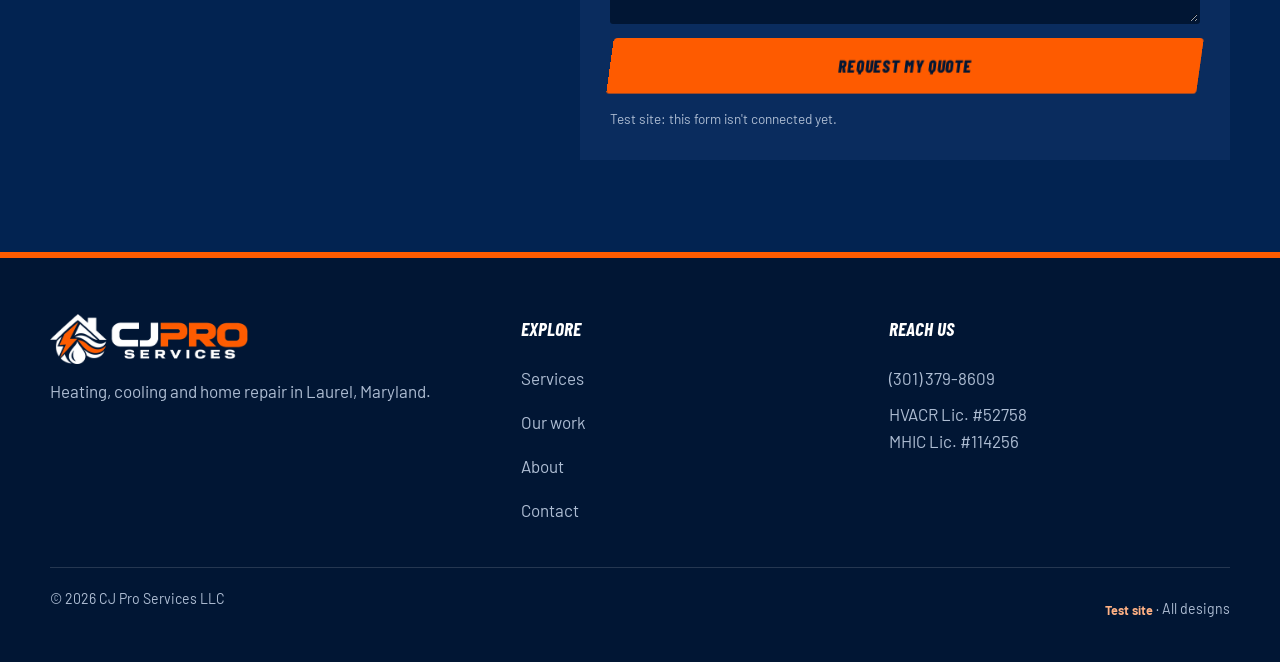
<file: design-3-truck-wrap.html>
<!doctype html>
<html lang="en">
<head>
<meta charset="utf-8">
<meta name="viewport" content="width=device-width, initial-scale=1, viewport-fit=cover">
<title>CJ Pro Services | Heating, Cooling &amp; Home Repair in Laurel, MD</title>
<meta name="description" content="CJ Pro Services LLC: licensed, EPA-certified heating, cooling and home repair in Laurel, Maryland. Call (301) 379-8609.">
<meta name="theme-color" content="#022351">
<meta name="robots" content="noindex">
<link rel="icon" href="assets/favicon.png">
<script>(function(){var r=document.documentElement,q=new URLSearchParams(location.search).get('motion'),rm=matchMedia('(prefers-reduced-motion: reduce)').matches;r.dataset.motion=q==='on'?'on':q==='off'?'off':(rm?'off':'on');setTimeout(function(){if(!window.__siteReady)r.dataset.motion='off'},2500)})();</script>
<link rel="preconnect" href="https://fonts.googleapis.com">
<link rel="preconnect" href="https://fonts.gstatic.com" crossorigin>
<link href="https://fonts.googleapis.com/css2?family=Barlow+Condensed:ital,wght@0,600;0,800;1,700;1,800;1,900&family=Barlow:wght@400;500;600;700&display=swap" rel="stylesheet">
<link rel="stylesheet" href="assets/base.css">
<style>
:root {
  --navy: #022351; --deep: #011634; --bg: #022351; --bg2: #011a40; --surface: #0a2c5e;
  --text: #f1f5fb; --muted: #aebdd3; --line: rgba(255,255,255,.14);
  --accent: #fe5b00; --accent-hi: #ff7426; --accent-ink: #011634;
  --font-head: "Barlow Condensed", "Arial Narrow", sans-serif; --font-body: "Barlow", system-ui, sans-serif;
  --btn-r: 4px; --drawer-bg: #011a40; --callbar-bg: rgba(1,22,52,.95);
}
h1, h2, h3, .drawer-nav a { font-style: italic; font-weight: 800; text-transform: uppercase; letter-spacing: .005em; }
.btn { text-transform: uppercase; letter-spacing: .05em; font-family: var(--font-head); font-size: 1.1rem; font-weight: 800; font-style: italic; transform: skewX(-8deg); }
.btn > * { transform: skewX(8deg); }
.btn:active { transform: skewX(-8deg) scale(.97); }
@media (hover: hover) { .btn-accent:hover { transform: skewX(-8deg) translateY(-2px); } }
.btn-white { background: #fff; color: var(--navy); }
@media (hover: hover) { .btn-white:hover { transform: skewX(-8deg) translateY(-2px); box-shadow: 0 14px 26px -14px rgba(0,0,0,.7); } }
.btn-out { color: #fff; border-color: rgba(255,255,255,.6); }
@media (hover: hover) { .btn-out:hover { border-color: #fff; background: rgba(255,255,255,.08); transform: skewX(-8deg) translateY(-2px); } }
.tag { display: inline-block; font-family: var(--font-head); font-style: italic; font-weight: 800; text-transform: uppercase; letter-spacing: .1em; font-size: .95rem; color: var(--accent); margin-bottom: 10px; }

/* header floats over the hero, then turns solid */
.site-head { position: fixed; left: 0; right: 0; background: transparent; }
.site-head.scrolled { background: rgba(1,22,52,.94); backdrop-filter: blur(10px); -webkit-backdrop-filter: blur(10px); box-shadow: 0 10px 30px -18px rgba(0,0,0,.9); }
.head-in { display: flex; align-items: center; gap: 22px; min-height: 78px; transition: min-height .35s; }
.site-head.scrolled .head-in { min-height: 64px; }
.brand img { height: 46px; width: auto; transition: height .35s; }
.site-head.scrolled .brand img { height: 38px; }
.nav { display: none; gap: 30px; margin-left: auto; font-family: var(--font-head); font-weight: 600; text-transform: uppercase; letter-spacing: .08em; font-size: 1.05rem; }
.nav a { text-decoration: none; opacity: .8; transition: opacity .25s; padding: 6px 0; }
.nav a:hover, .nav a.active { opacity: 1; }
.nav-ind { height: 3px; }
.head-cta { display: none; }
@media (min-width: 960px) { .nav { display: flex; } .head-cta { display: inline-flex; } }
.menu-btn { margin-left: auto; color: #fff; }

/* hero */
.hero { position: relative; overflow: hidden; min-height: min(100svh, 900px); display: grid; align-items: center; padding: 120px 0 90px; background: radial-gradient(1000px 700px at 20% 20%, #0b3a7a, var(--navy) 60%, var(--deep)); }
.stripes { position: absolute; right: -14%; top: -10%; bottom: -10%; width: 72%; transform: skewX(-24deg); pointer-events: none; }
.stripes i { position: absolute; top: 0; bottom: 0; transform-origin: 50% 100%; }
.stripes i:nth-child(1) { right: 0; width: 46%; background: var(--accent); }
.stripes i:nth-child(2) { right: 49%; width: 7%; background: var(--accent); opacity: .85; }
.stripes i:nth-child(3) { right: 59%; width: 3%; background: #fff; opacity: .9; }
.stripes i:nth-child(4) { right: 65%; width: 1.4%; background: #fff; opacity: .5; }
html[data-motion="on"] .stripes i { animation: stripe-in 1.1s cubic-bezier(.2,.8,.2,1) both; }
html[data-motion="on"] .stripes i:nth-child(2) { animation-delay: .1s; } html[data-motion="on"] .stripes i:nth-child(3) { animation-delay: .18s; } html[data-motion="on"] .stripes i:nth-child(4) { animation-delay: .24s; }
@keyframes stripe-in { from { transform: scaleY(0); } }
@media (max-width: 959px) { .hero { padding-bottom: 120px; } .stripes { top: auto; bottom: 0; height: 70px; width: 150%; right: -60%; } }
.hero-in { position: relative; display: grid; gap: 28px; align-items: center; }
@media (min-width: 960px) { .hero-in { grid-template-columns: 1.25fr .75fr; } }
.hero h1 { font-size: clamp(3.6rem, 13vw, 8.4rem); line-height: .86; margin-bottom: 24px; }
.hero h1 span { display: block; }
.hero h1 .o { color: var(--accent); }
.lede { font-size: 1.15rem; color: #d3deec; max-width: 32em; margin-bottom: 30px; }
.cta-row { display: flex; flex-wrap: wrap; gap: 14px; }
@media (max-width: 479px) { .cta-row .btn { width: 100%; } }
.hero-badge { justify-self: center; position: relative; width: min(70vw, 360px); aspect-ratio: 1; border-radius: 50%; display: grid; place-items: center; background: var(--deep); box-shadow: 0 0 0 10px rgba(255,255,255,.06), 0 0 0 22px rgba(254,91,0,.18), 0 40px 80px -30px #000; }
.hero-badge img { width: 74%; animation: bob 6s ease-in-out infinite; }
@keyframes bob { 50% { transform: translateY(-10px) rotate(-1.5deg); } }
@media (max-width: 959px) { .hero-badge { display: none; } }

/* ticker */
.ticker { background: var(--accent); color: var(--accent-ink); overflow: hidden; border-block: 4px solid var(--deep); }
.ticker-track { display: flex; width: max-content; animation: tick 32s linear infinite; }
.ticker span { font-family: var(--font-head); font-style: italic; font-weight: 800; text-transform: uppercase; font-size: 1.35rem; padding: 14px 0; white-space: nowrap; }
.ticker b { display: inline-block; margin: 0 22px; transform: translateY(-2px); }
@keyframes tick { to { transform: translateX(-50%); } }
@media (hover: hover) { .ticker:hover .ticker-track { animation-play-state: paused; } }

/* sections */
.sec { padding: 92px 0; }
.sec.dark { background: var(--bg2); }
@media (max-width: 759px) { .sec { padding: 64px 0; } }
.sec h2 { font-size: clamp(2.6rem, 8vw, 4.6rem); line-height: .92; margin-bottom: 16px; }
.sec .intro { color: var(--muted); font-size: 1.08rem; max-width: 30em; }

/* services: sticky title + big rows */
.svc { display: grid; gap: 34px; }
@media (min-width: 960px) { .svc { grid-template-columns: .8fr 1.2fr; gap: 60px; align-items: start; } .svc-title { position: sticky; top: calc(var(--head-h) + 40px); } }
.svc-title .btn { margin-top: 26px; }
.rows { display: grid; gap: 14px; }
.row { position: relative; display: grid; grid-template-columns: 60px 1fr; gap: 4px 18px; align-items: center; padding: 22px 22px 22px 18px; background: var(--surface); border-left: 6px solid var(--accent); overflow: hidden; transition: transform .45s cubic-bezier(.2,.8,.2,1), background-color .35s; }
.row::after { content: ""; position: absolute; right: -30px; top: 0; bottom: 0; width: 90px; background: rgba(255,255,255,.04); transform: skewX(-24deg); transition: transform .5s cubic-bezier(.2,.8,.2,1), background-color .35s; }
.row .ic { grid-row: span 2; font-size: 40px; color: var(--accent); stroke-width: 1.6; }
.row h3 { font-size: 1.75rem; line-height: 1; }
.row p { color: var(--muted); }
@media (hover: hover) { .row:hover { transform: translateX(8px); background: #0e3570; } .row:hover::after { transform: skewX(-24deg) translateX(-40px); background: rgba(254,91,0,.18); } }

/* process */
.steps { display: grid; gap: 16px; margin-top: 40px; }
@media (min-width: 700px) { .steps { grid-template-columns: repeat(2, 1fr); } }
@media (min-width: 1040px) { .steps { grid-template-columns: repeat(4, 1fr); } }
.step { position: relative; padding: 26px 22px 28px; background: var(--surface); overflow: hidden; }
.step .n { display: block; font-family: var(--font-head); font-style: italic; font-weight: 900; font-size: 5.2rem; line-height: .8; color: transparent; -webkit-text-stroke: 2px var(--accent); margin-bottom: 14px; transition: color .4s; }
@media (hover: hover) { .step:hover .n { color: var(--accent); } }
.step h3 { font-size: 1.5rem; margin-bottom: 8px; }
.step p { color: var(--muted); }

/* work carousel */
.work-top { display: flex; flex-wrap: wrap; align-items: end; justify-content: space-between; gap: 18px; margin-bottom: 26px; }
.tablist { background: var(--deep); border: 1px solid var(--line); border-radius: 6px; }
.tablist [role="tab"] { border-radius: 4px; font-family: var(--font-head); font-style: italic; font-weight: 800; text-transform: uppercase; letter-spacing: .05em; font-size: 1.05rem; }
.tab-ind { border-radius: 4px; }
.car { position: relative; }
.track { display: grid; grid-auto-flow: column; grid-auto-columns: 82%; gap: 16px; overflow-x: auto; scroll-snap-type: x mandatory; scroll-padding-left: 0; padding-bottom: 8px; scrollbar-width: none; overscroll-behavior-x: contain; }
.track::-webkit-scrollbar { display: none; }
@media (min-width: 640px) { .track { grid-auto-columns: calc(50% - 8px); } }
@media (min-width: 1000px) { .track { grid-auto-columns: calc(33.333% - 11px); } }
.slide { scroll-snap-align: start; }
.ph-box { aspect-ratio: 4 / 3; display: grid; place-content: center; justify-items: center; gap: 10px; text-align: center; color: var(--muted); font-weight: 600;
  background: repeating-linear-gradient(-24deg, rgba(255,255,255,.035) 0 18px, transparent 18px 36px), var(--surface); border: 2px dashed rgba(255,255,255,.2); transition: border-color .3s; }
.ph-box .ic { font-size: 36px; color: var(--accent); }
@media (hover: hover) { .slide:hover .ph-box { border-color: var(--accent); } }
.slide figcaption { margin-top: 10px; font-family: var(--font-head); font-style: italic; font-weight: 800; text-transform: uppercase; font-size: 1.2rem; }
.slide figcaption span { display: block; font-family: var(--font-body); font-style: normal; font-weight: 500; text-transform: none; font-size: .9rem; color: var(--muted); }
.car-nav { display: flex; gap: 10px; margin-top: 18px; }
.car-nav button { width: 52px; height: 52px; display: grid; place-items: center; font-size: 22px; border: 2px solid rgba(255,255,255,.35); background: transparent; color: #fff; cursor: pointer; transform: skewX(-8deg); transition: background-color .25s, border-color .25s, opacity .25s; }
.car-nav button:not(:disabled):hover { background: var(--accent); border-color: var(--accent); color: var(--accent-ink); }
.car-nav button:disabled { opacity: .3; cursor: default; }
.car-nav .prev .ic { transform: rotate(180deg); }
.swipe-hint { margin-left: auto; align-self: center; color: var(--muted); font-size: .9rem; }

/* credentials band */
.creds { position: relative; background: var(--accent); color: var(--accent-ink); padding: 70px 0; clip-path: polygon(0 6%, 100% 0, 100% 94%, 0 100%); margin: -10px 0; }
.creds h2 { font-size: clamp(2.4rem, 7vw, 4rem); line-height: .92; margin-bottom: 30px; }
.cred-grid { display: grid; gap: 14px; }
@media (min-width: 700px) { .cred-grid { grid-template-columns: repeat(2, 1fr); } }
@media (min-width: 1040px) { .cred-grid { grid-template-columns: repeat(4, 1fr); } }
.cred { background: var(--deep); color: #fff; padding: 22px 20px; }
.cred .ic { font-size: 30px; color: var(--accent); margin-bottom: 12px; }
.cred b { display: block; font-family: var(--font-head); font-style: italic; font-weight: 800; text-transform: uppercase; font-size: 1.45rem; line-height: 1; margin-bottom: 6px; }
.cred small { color: var(--muted); font-size: .92rem; }

/* about */
.about { display: grid; gap: 28px; }
@media (min-width: 960px) { .about { grid-template-columns: 1fr 1fr; gap: 56px; align-items: center; } }
.about p { color: #ccd8e8; font-size: 1.08rem; margin-bottom: 16px; }
.area { display: flex; gap: 16px; align-items: center; padding: 22px; background: var(--surface); border-left: 6px solid var(--accent); }
.area .ic { font-size: 34px; color: var(--accent); }
.area b { font-family: var(--font-head); font-style: italic; text-transform: uppercase; font-size: 1.4rem; display: block; line-height: 1.1; }

/* contact */
.contact { display: grid; gap: 30px; }
@media (min-width: 960px) { .contact { grid-template-columns: .85fr 1.15fr; gap: 50px; } }
.big-phone { display: block; padding: 6px 0; font-family: var(--font-head); font-style: italic; font-weight: 900; font-size: clamp(2.4rem, 9vw, 4rem); line-height: 1; color: var(--accent); text-decoration: none; margin: 18px 0 12px; }
.form { display: grid; gap: 14px; padding: 24px; background: var(--surface); border-top: 6px solid var(--accent); }
@media (min-width: 640px) { .form { grid-template-columns: 1fr 1fr; padding: 30px; } .form .full { grid-column: 1 / -1; } }
.form label { display: grid; gap: 6px; font-weight: 700; font-size: .95rem; }
.form input, .form select, .form textarea { width: 100%; min-height: 52px; padding: 12px 14px; border-radius: 3px; border: 2px solid transparent; background: var(--deep); color: #fff; transition: border-color .25s; }
.form textarea { min-height: 120px; }
.form input:focus, .form select:focus, .form textarea:focus { outline: none; border-color: var(--accent); }
.form .note { color: var(--muted); font-size: .85rem; }

/* footer */
.foot { background: var(--deep); padding: 56px 0 30px; color: var(--muted); border-top: 6px solid var(--accent); }
.foot-in { display: grid; gap: 28px; }
@media (min-width: 860px) { .foot-in { grid-template-columns: 1.3fr 1fr 1fr; } }
.foot img { height: 50px; width: auto; margin-bottom: 14px; }
.foot h4 { margin: 0 0 12px; color: #fff; font-family: var(--font-head); font-style: italic; text-transform: uppercase; font-size: 1.2rem; }
.foot li { margin-bottom: 8px; }
.foot a { text-decoration: none; }
.foot a:hover { color: #fff; }
.foot-base { margin-top: 34px; padding-top: 20px; border-top: 1px solid var(--line); display: flex; flex-wrap: wrap; justify-content: space-between; gap: 10px; font-size: .88rem; }
.test-pill { color: #ffb184; font-weight: 700; }
.callbar .btn { font-size: 1.05rem; }
</style>
</head>
<body>
<svg width="0" height="0" style="position:absolute" aria-hidden="true">
  <symbol id="i-flame" viewBox="0 0 24 24"><path d="M12 3c1 3.5 5 5.6 5 10.2a5 5 0 0 1-10 0c0-2.3 1.1-3.7 2.2-4.7.2 1.7 1 2.7 2 3C10.7 9 11.3 5.6 12 3z"/></symbol>
  <symbol id="i-snow" viewBox="0 0 24 24"><path d="M12 2v20M3.3 7l17.4 10M3.3 17L20.7 7M9 3.8l3 2 3-2M9 20.2l3-2 3 2"/></symbol>
  <symbol id="i-pump" viewBox="0 0 24 24"><rect x="3" y="5" width="18" height="14" rx="2"/><circle cx="10" cy="12" r="4"/><path d="M10 8v8M6 12h8M17 9h1M17 12h1M17 15h1"/></symbol>
  <symbol id="i-swap" viewBox="0 0 24 24"><path d="M4 8h15l-4-4M20 16H5l4 4"/></symbol>
  <symbol id="i-gauge" viewBox="0 0 24 24"><path d="M4 17a8 8 0 1 1 16 0"/><path d="M12 17l4-5"/><circle cx="12" cy="17" r="1.3"/></symbol>
  <symbol id="i-home" viewBox="0 0 24 24"><path d="M3 11l9-7 9 7"/><path d="M5 10v10h14V10"/><path d="M10 20v-6h4v6"/></symbol>
  <symbol id="i-phone" viewBox="0 0 24 24"><path d="M5 4h4l2 5-2.5 1.5a11 11 0 0 0 5 5L15 13l5 2v4a2 2 0 0 1-2 2A16 16 0 0 1 3 6a2 2 0 0 1 2-2"/></symbol>
  <symbol id="i-camera" viewBox="0 0 24 24"><path d="M4 8h3l2-3h6l2 3h3v11H4z"/><circle cx="12" cy="13" r="3.5"/></symbol>
  <symbol id="i-shield" viewBox="0 0 24 24"><path d="M12 3l8 3v6c0 5-3.5 8-8 9-4.5-1-8-4-8-9V6z"/><path d="M8.5 12l2.5 2.5 4.5-5"/></symbol>
  <symbol id="i-leaf" viewBox="0 0 24 24"><path d="M5 19c0-8 5-13 15-14-1 10-6 15-14 15"/><path d="M5 19l7-7"/></symbol>
  <symbol id="i-pin" viewBox="0 0 24 24"><path d="M12 21s7-6.2 7-12a7 7 0 0 0-14 0c0 5.8 7 12 7 12z"/><circle cx="12" cy="9" r="2.5"/></symbol>
  <symbol id="i-arrow" viewBox="0 0 24 24"><path d="M5 12h14M13 6l6 6-6 6"/></symbol>
  <symbol id="i-up" viewBox="0 0 24 24"><path d="M12 19V5M6 11l6-6 6 6"/></symbol>
  <symbol id="i-menu" viewBox="0 0 24 24"><path d="M4 7h16M4 12h16M4 17h16"/></symbol>
  <symbol id="i-close" viewBox="0 0 24 24"><path d="M6 6l12 12M18 6L6 18"/></symbol>
  <symbol id="i-quote" viewBox="0 0 24 24"><rect x="5" y="4" width="14" height="17" rx="2"/><path d="M9 4h6v3H9zM9 11h6M9 15h4"/></symbol>
</svg>
<a class="skip" href="#main">Skip to content</a>
<div class="progress" aria-hidden="true"></div>

<header class="site-head"><div class="wrap head-in">
  <a class="brand" href="#top" aria-label="CJ Pro Services, back to top"><img src="assets/lockup-reverse.png" alt="CJ Pro Services" width="475" height="120"></a>
  <nav class="nav" aria-label="Main">
    <a href="#services">Services</a><a href="#process">How it works</a><a href="#work">Our work</a><a href="#about">About</a><a href="#contact">Contact</a>
    <span class="nav-ind" aria-hidden="true"></span>
  </nav>
  <a class="btn btn-accent head-cta" href="tel:+13013798609"><span>(301) 379-8609</span></a>
  <button class="menu-btn" aria-expanded="false" aria-controls="drawer" aria-label="Open menu"><svg class="ic"><use href="#i-menu"/></svg></button>
</div></header>

<main id="main">
  <section class="hero" id="home">
    <div class="stripes" aria-hidden="true" data-parallax="0.18"><i></i><i></i><i></i><i></i></div>
    <div class="wrap hero-in">
      <div>
        <span class="tag" data-reveal>Laurel, MD · Licensed HVACR</span>
        <h1><span data-reveal="left" style="--i:1">Heat.</span><span data-reveal="left" style="--i:2">Cool.</span><span class="o" data-reveal="left" style="--i:3">Fixed.</span></h1>
        <p class="lede" data-reveal style="--i:4">Heating, cooling and home repair from a licensed, EPA-certified technician. Written quotes, clean work, and every system tested before we leave.</p>
        <div class="cta-row" data-reveal style="--i:5">
          <a class="btn btn-accent btn-lg" href="tel:+13013798609"><span>Call (301) 379-8609</span></a>
          <a class="btn btn-out btn-lg" href="#contact"><span>Request a quote</span></a>
        </div>
      </div>
      <div class="hero-badge" data-reveal="scale" style="--i:3"><img src="assets/mark-reverse.png" alt="" width="480" height="425"></div>
    </div>
  </section>

  <div class="ticker" aria-hidden="true"><div class="ticker-track">
    <span>Heating<b>✦</b>Cooling<b>✦</b>Heat pumps<b>✦</b>System replacement<b>✦</b>Maintenance<b>✦</b>Home repair<b>✦</b>HVACR Lic. #52758<b>✦</b>MHIC Lic. #114256<b>✦</b>EPA certified<b>✦</b></span>
    <span>Heating<b>✦</b>Cooling<b>✦</b>Heat pumps<b>✦</b>System replacement<b>✦</b>Maintenance<b>✦</b>Home repair<b>✦</b>HVACR Lic. #52758<b>✦</b>MHIC Lic. #114256<b>✦</b>EPA certified<b>✦</b></span>
  </div></div>

  <section class="sec" id="services">
    <div class="wrap svc">
      <div class="svc-title" data-reveal="left">
        <span class="tag">What we fix</span>
        <h2>Services</h2>
        <p class="intro">From a no-heat night to a full system replacement, we handle the job start to finish.</p>
        <a class="btn btn-accent" href="#contact"><span>Get a quote</span></a>
      </div>
      <div class="rows" data-stagger>
        <article class="row"><svg class="ic"><use href="#i-flame"/></svg><h3>Heating repair</h3><p>Furnaces, heat pumps and electric heat diagnosed and fixed so the house warms back up.</p></article>
        <article class="row"><svg class="ic"><use href="#i-snow"/></svg><h3>AC repair</h3><p>Weak airflow, warm air or a unit that won't start: we find the cause and fix it.</p></article>
        <article class="row"><svg class="ic"><use href="#i-pump"/></svg><h3>Heat pump installs</h3><p>High-efficiency heat pump systems using today's A2L refrigerants, like R-454B.</p></article>
        <article class="row"><svg class="ic"><use href="#i-swap"/></svg><h3>System replacement</h3><p>Old equipment removed and hauled away. New system brazed, wired, drained and ducted.</p></article>
        <article class="row"><svg class="ic"><use href="#i-gauge"/></svg><h3>Maintenance</h3><p>Seasonal check-ups that keep your system efficient and catch small problems early.</p></article>
        <article class="row"><svg class="ic"><use href="#i-home"/></svg><h3>Home repair</h3><p>MHIC-licensed for home improvement and repair work around the house.</p></article>
      </div>
    </div>
  </section>

  <section class="sec dark" id="process">
    <div class="wrap">
      <div data-reveal>
        <span class="tag">How it works</span>
        <h2>Four steps.<br>No surprises.</h2>
      </div>
      <div class="steps" data-stagger>
        <div class="step"><span class="n">01</span><h3>Call or request a quote</h3><p>Tell us what's going on. We'll set a time that works for you.</p></div>
        <div class="step"><span class="n">02</span><h3>Inspect &amp; quote</h3><p>We check the system and give you a written, itemized quote.</p></div>
        <div class="step"><span class="n">03</span><h3>Do the work</h3><p>Repairs or installs done to code, with the old equipment hauled off.</p></div>
        <div class="step"><span class="n">04</span><h3>Start up &amp; test</h3><p>We run and test the system for proper operation before we leave.</p></div>
      </div>
    </div>
  </section>

  <section class="sec" id="work">
    <div class="wrap" data-tabs>
      <div class="work-top">
        <div data-reveal>
          <span class="tag">Our work</span>
          <h2 style="margin-bottom:8px">Installs &amp; jobs</h2>
          <p class="intro">Photos from real jobs will go here.</p>
        </div>
        <div class="tablist" role="tablist" aria-label="Project photos" data-reveal style="--i:1">
          <button role="tab" id="t-inst" aria-controls="p-inst" aria-selected="true">Installations</button>
          <button role="tab" id="t-done" aria-controls="p-done" aria-selected="false">Completed jobs</button>
          <span class="tab-ind" aria-hidden="true"></span>
        </div>
      </div>
      <div role="tabpanel" id="p-inst" aria-labelledby="t-inst" class="car" data-carousel data-reveal>
        <div class="track">
          <figure class="slide"><div class="ph-box"><svg class="ic"><use href="#i-camera"/></svg>Installation photo coming soon</div><figcaption>Installation 01<span>Location / date</span></figcaption></figure>
          <figure class="slide"><div class="ph-box"><svg class="ic"><use href="#i-camera"/></svg>Installation photo coming soon</div><figcaption>Installation 02<span>Location / date</span></figcaption></figure>
          <figure class="slide"><div class="ph-box"><svg class="ic"><use href="#i-camera"/></svg>Installation photo coming soon</div><figcaption>Installation 03<span>Location / date</span></figcaption></figure>
          <figure class="slide"><div class="ph-box"><svg class="ic"><use href="#i-camera"/></svg>Installation photo coming soon</div><figcaption>Installation 04<span>Location / date</span></figcaption></figure>
          <figure class="slide"><div class="ph-box"><svg class="ic"><use href="#i-camera"/></svg>Installation photo coming soon</div><figcaption>Installation 05<span>Location / date</span></figcaption></figure>
          <figure class="slide"><div class="ph-box"><svg class="ic"><use href="#i-camera"/></svg>Installation photo coming soon</div><figcaption>Installation 06<span>Location / date</span></figcaption></figure>
        </div>
        <div class="car-nav"><button class="prev" aria-label="Previous photo"><svg class="ic"><use href="#i-arrow"/></svg></button><button class="next" aria-label="Next photo"><svg class="ic"><use href="#i-arrow"/></svg></button><span class="swipe-hint">Swipe or use the arrows</span></div>
      </div>
      <div role="tabpanel" id="p-done" aria-labelledby="t-done" class="car" data-carousel hidden>
        <div class="track">
          <figure class="slide"><div class="ph-box"><svg class="ic"><use href="#i-camera"/></svg>Job photo coming soon</div><figcaption>Completed job 01<span>Location / date</span></figcaption></figure>
          <figure class="slide"><div class="ph-box"><svg class="ic"><use href="#i-camera"/></svg>Job photo coming soon</div><figcaption>Completed job 02<span>Location / date</span></figcaption></figure>
          <figure class="slide"><div class="ph-box"><svg class="ic"><use href="#i-camera"/></svg>Job photo coming soon</div><figcaption>Completed job 03<span>Location / date</span></figcaption></figure>
          <figure class="slide"><div class="ph-box"><svg class="ic"><use href="#i-camera"/></svg>Job photo coming soon</div><figcaption>Completed job 04<span>Location / date</span></figcaption></figure>
          <figure class="slide"><div class="ph-box"><svg class="ic"><use href="#i-camera"/></svg>Job photo coming soon</div><figcaption>Completed job 05<span>Location / date</span></figcaption></figure>
          <figure class="slide"><div class="ph-box"><svg class="ic"><use href="#i-camera"/></svg>Job photo coming soon</div><figcaption>Completed job 06<span>Location / date</span></figcaption></figure>
        </div>
        <div class="car-nav"><button class="prev" aria-label="Previous photo"><svg class="ic"><use href="#i-arrow"/></svg></button><button class="next" aria-label="Next photo"><svg class="ic"><use href="#i-arrow"/></svg></button><span class="swipe-hint">Swipe or use the arrows</span></div>
      </div>
    </div>
  </section>

  <div class="creds">
    <div class="wrap">
      <h2 data-reveal>Licensed.<br>Certified.</h2>
      <div class="cred-grid" data-stagger>
        <div class="cred"><svg class="ic"><use href="#i-shield"/></svg><b>MD HVACR</b><small>License #52758</small></div>
        <div class="cred"><svg class="ic"><use href="#i-home"/></svg><b>MHIC</b><small>Home Improvement License #114256</small></div>
        <div class="cred"><svg class="ic"><use href="#i-leaf"/></svg><b>EPA certified</b><small>Safe refrigerant handling</small></div>
        <div class="cred"><svg class="ic"><use href="#i-gauge"/></svg><b>CAMT &amp; CFC</b><small>HVACR trained and certified</small></div>
      </div>
    </div>
  </div>

  <section class="sec dark" id="about">
    <div class="wrap about">
      <div data-reveal="left">
        <span class="tag">About</span>
        <h2>Local pros.<br>Real work.</h2>
      </div>
      <div data-reveal="right">
        <p>CJ Pro Services LLC is a heating, cooling and home repair company based in Laurel, Maryland.</p>
        <p>We take care of the whole job ourselves: diagnosing the problem, quoting it in writing, doing the work, and testing everything before we call it done.</p>
        <div class="area"><svg class="ic"><use href="#i-pin"/></svg><div><b>Based in Laurel, MD</b>Serving Laurel and nearby Maryland communities. Not sure we cover you? Just call.</div></div>
      </div>
    </div>
  </section>

  <section class="sec" id="contact">
    <div class="wrap contact">
      <div data-reveal="left">
        <span class="tag">Contact</span>
        <h2>Get a quote</h2>
        <p class="intro">Call for the fastest answer, or send the form and we'll get back to you.</p>
        <a class="big-phone" href="tel:+13013798609">(301) 379-8609</a>
        <p style="color:var(--muted)">CJ Pro Services LLC · Laurel, Maryland</p>
      </div>
      <form class="form" data-demo data-reveal="right">
        <label>Name<input name="name" autocomplete="name" required></label>
        <label>Phone<input name="phone" type="tel" autocomplete="tel" inputmode="tel" required></label>
        <label class="full">Email (optional)<input name="email" type="email" autocomplete="email"></label>
        <label class="full">What do you need?
          <select name="service" required>
            <option value="">Choose one</option>
            <option>Heating repair</option><option>AC repair</option><option>Heat pump install</option>
            <option>System replacement</option><option>Maintenance</option><option>Home repair</option><option>Something else</option>
          </select>
        </label>
        <label class="full">Tell us a little more<textarea name="message" rows="4"></textarea></label>
        <div class="full"><button class="btn btn-accent btn-lg" type="submit" style="width:100%"><span>Request my quote</span></button></div>
        <p class="note full">Test site: this form isn't connected yet.</p>
      </form>
    </div>
  </section>
</main>

<footer class="foot">
  <div class="wrap">
    <div class="foot-in">
      <div><img src="assets/lockup-reverse.png" alt="CJ Pro Services" width="475" height="120"><p>Heating, cooling and home repair in Laurel, Maryland.</p></div>
      <div><h4>Explore</h4><ul><li><a href="#services">Services</a></li><li><a href="#work">Our work</a></li><li><a href="#about">About</a></li><li><a href="#contact">Contact</a></li></ul></div>
      <div><h4>Reach us</h4><ul><li><a href="tel:+13013798609">(301) 379-8609</a></li><li>HVACR Lic. #52758</li><li>MHIC Lic. #114256</li></ul></div>
    </div>
    <div class="foot-base"><span>© <span data-year>2026</span> CJ Pro Services LLC</span><span><span class="test-pill">Test site</span> · <a href="designs.html" data-keep-q>All designs</a></span></div>
  </div>
</footer>

<div class="scrim" aria-hidden="true"></div>
<aside class="drawer" id="drawer" aria-label="Menu" inert>
  <div class="drawer-top"><img src="assets/lockup-reverse.png" alt="CJ Pro Services" width="475" height="120"><button class="drawer-close" aria-label="Close menu"><svg class="ic"><use href="#i-close"/></svg></button></div>
  <nav class="drawer-nav" aria-label="Menu">
    <a href="#services" style="--i:0">Services<svg class="ic"><use href="#i-arrow"/></svg></a>
    <a href="#process" style="--i:1">How it works<svg class="ic"><use href="#i-arrow"/></svg></a>
    <a href="#work" style="--i:2">Our work<svg class="ic"><use href="#i-arrow"/></svg></a>
    <a href="#about" style="--i:3">About<svg class="ic"><use href="#i-arrow"/></svg></a>
    <a href="#contact" style="--i:4">Contact<svg class="ic"><use href="#i-arrow"/></svg></a>
  </nav>
  <a class="btn btn-accent btn-lg" href="tel:+13013798609"><span>Call (301) 379-8609</span></a>
  <a class="btn btn-out btn-lg" href="#contact"><span>Request a quote</span></a>
</aside>

<div class="callbar">
  <a class="btn btn-accent" href="tel:+13013798609"><span>Call now</span></a>
  <a class="btn btn-out" href="#contact"><span>Get a quote</span></a>
</div>
<a class="to-top" href="#top" aria-label="Back to top"><svg class="ic"><use href="#i-up"/></svg></a>
<div class="toast" role="status" aria-live="polite"></div>
<script src="assets/site.js" defer></script>
</body>
</html>
</file>
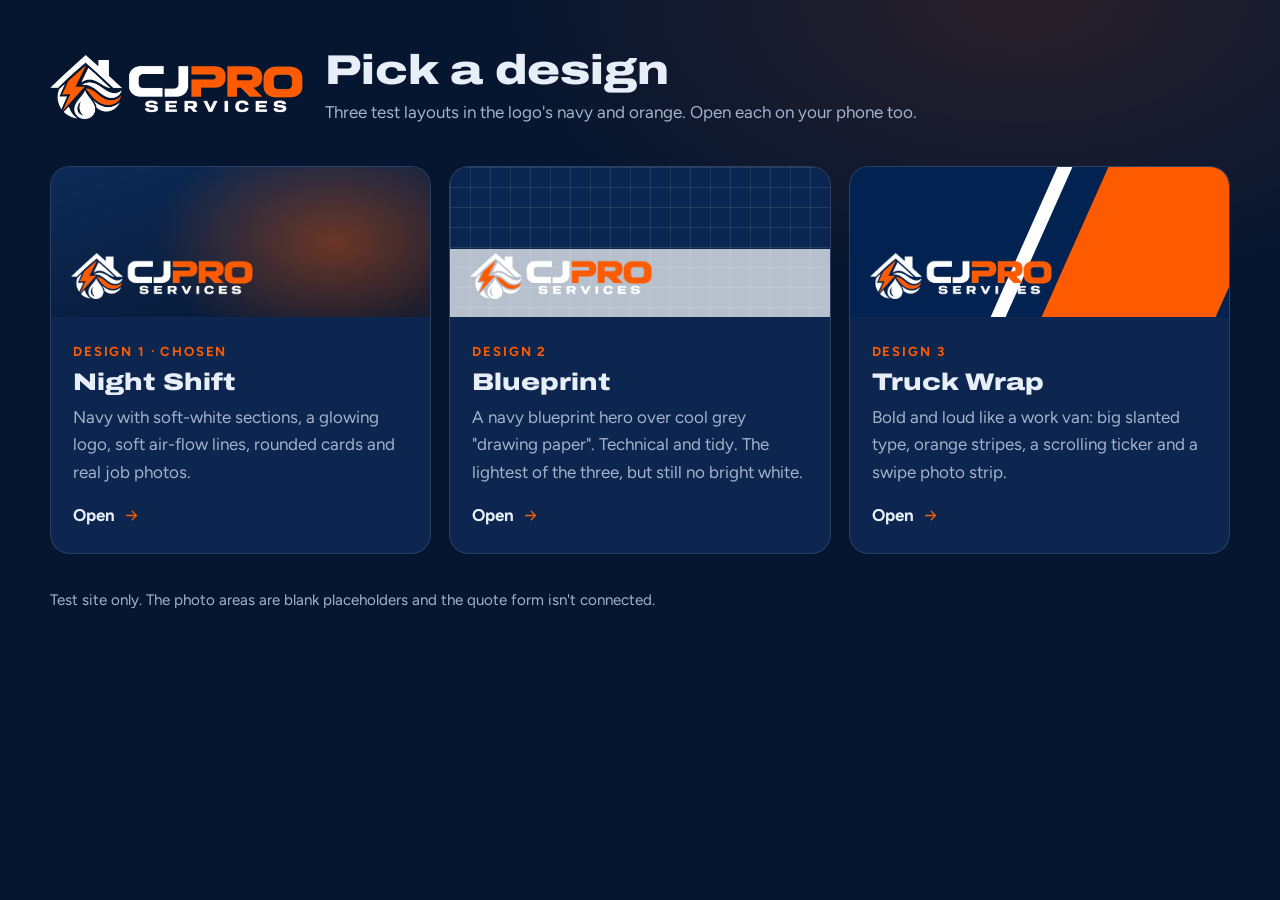
<file: designs.html>
<!doctype html>
<html lang="en">
<head>
<meta charset="utf-8">
<meta name="viewport" content="width=device-width, initial-scale=1, viewport-fit=cover">
<title>CJ Pro Designs</title>
<meta name="theme-color" content="#061630">
<meta name="robots" content="noindex">
<link rel="icon" href="assets/favicon.png">
<script>(function(){var r=document.documentElement,q=new URLSearchParams(location.search).get('motion'),rm=matchMedia('(prefers-reduced-motion: reduce)').matches;r.dataset.motion=q==='on'?'on':q==='off'?'off':(rm?'off':'on');setTimeout(function(){if(!window.__siteReady)r.dataset.motion='off'},2500)})();</script>
<link rel="preconnect" href="https://fonts.googleapis.com">
<link rel="preconnect" href="https://fonts.gstatic.com" crossorigin>
<link href="https://fonts.googleapis.com/css2?family=Archivo:wdth,wght@125,100..900&family=Figtree:wght@400;600;700&display=swap" rel="stylesheet">
<link rel="stylesheet" href="assets/base.css">
<style>
:root { --bg: #061630; --text: #e8eef7; --muted: #a3b3cb; --line: rgba(255,255,255,.12); --accent: #fe5b00; --accent-hi: #ff7a2e; --accent-ink: #03112a; --font-head: "Archivo", sans-serif; --font-body: "Figtree", sans-serif; }
body { min-height: 100svh; padding: 48px 0 64px; background: radial-gradient(900px 500px at 80% 0%, rgba(254,91,0,.14), transparent 60%), var(--bg); }
.top { display: flex; flex-wrap: wrap; align-items: center; gap: 22px; margin-bottom: 40px; }
.top img { height: 64px; width: auto; }
h1 { font-stretch: 125%; font-weight: 850; font-size: clamp(1.8rem, 5vw, 2.6rem); }
.sub { color: var(--muted); margin-top: 6px; }
.grid { display: grid; gap: 18px; }
@media (min-width: 900px) { .grid { grid-template-columns: repeat(3, 1fr); } }
.pick { display: block; text-decoration: none; border-radius: 20px; overflow: hidden; border: 1px solid var(--line); background: #0c2650; transition: transform .45s cubic-bezier(.2,.8,.2,1), border-color .3s, box-shadow .45s; }
@media (hover: hover) { .pick:hover { transform: translateY(-6px); border-color: var(--accent); box-shadow: 0 30px 50px -30px #000; } }
.sw { height: 150px; position: relative; overflow: hidden; }
.sw1 { background: radial-gradient(260px 160px at 75% 50%, rgba(254,91,0,.4), transparent 70%), linear-gradient(160deg, #0d2b58, #061630); }
.sw2 { background: linear-gradient(rgba(255,255,255,.1) 1px, transparent 1px) 0 0 / 20px 20px, linear-gradient(90deg, rgba(255,255,255,.1) 1px, transparent 1px) 0 0 / 20px 20px, linear-gradient(#0a2650 0 55%, #b7c1cd 55%); }
.sw3 { background: var(--navy, #022351); }
.sw3::before { content: ""; position: absolute; right: -20px; top: -20px; bottom: -20px; width: 46%; background: #fe5b00; transform: skewX(-24deg); }
.sw3::after { content: ""; position: absolute; right: 50%; top: -20px; bottom: -20px; width: 4%; background: #fff; transform: skewX(-24deg); }
.sw img { position: absolute; left: 20px; bottom: 18px; height: 46px; width: auto; z-index: 1; }
.body { padding: 20px 22px 24px; }
.num { color: var(--accent); font-weight: 700; font-size: .82rem; letter-spacing: .14em; text-transform: uppercase; }
.pick h2 { font-stretch: 125%; font-weight: 850; font-size: 1.5rem; margin: 6px 0 8px; }
.pick p { color: var(--muted); }
.open { display: inline-flex; align-items: center; gap: 8px; margin-top: 16px; font-weight: 700; color: var(--text); }
.open .ic { color: var(--accent); transition: transform .35s; }
@media (hover: hover) { .pick:hover .open .ic { transform: translateX(5px); } }
.notes { margin-top: 34px; color: var(--muted); font-size: .95rem; }
</style>
</head>
<body>
<svg width="0" height="0" style="position:absolute" aria-hidden="true"><symbol id="i-arrow" viewBox="0 0 24 24"><path d="M5 12h14M13 6l6 6-6 6"/></symbol></svg>
<div class="wrap">
  <div class="top" data-reveal>
    <img src="assets/lockup-reverse.png" alt="CJ Pro Services" width="475" height="120">
    <div><h1>Pick a design</h1><p class="sub">Three test layouts in the logo's navy and orange. Open each on your phone too.</p></div>
  </div>
  <div class="grid" data-stagger>
    <a class="pick" href="index.html" data-keep-q><div class="sw sw1"><img src="assets/lockup-reverse.png" alt=""></div><div class="body"><span class="num">Design 1 · chosen</span><h2>Night Shift</h2><p>Navy with soft-white sections, a glowing logo, soft air-flow lines, rounded cards and real job photos.</p><span class="open">Open<svg class="ic"><use href="#i-arrow"/></svg></span></div></a>
    <a class="pick" href="design-2-blueprint.html" data-keep-q><div class="sw sw2"><img src="assets/lockup-reverse.png" alt=""></div><div class="body"><span class="num">Design 2</span><h2>Blueprint</h2><p>A navy blueprint hero over cool grey "drawing paper". Technical and tidy. The lightest of the three, but still no bright white.</p><span class="open">Open<svg class="ic"><use href="#i-arrow"/></svg></span></div></a>
    <a class="pick" href="design-3-truck-wrap.html" data-keep-q><div class="sw sw3"><img src="assets/lockup-reverse.png" alt=""></div><div class="body"><span class="num">Design 3</span><h2>Truck Wrap</h2><p>Bold and loud like a work van: big slanted type, orange stripes, a scrolling ticker and a swipe photo strip.</p><span class="open">Open<svg class="ic"><use href="#i-arrow"/></svg></span></div></a>
  </div>
  <p class="notes" data-reveal>Test site only. The photo areas are blank placeholders and the quote form isn't connected.</p>
</div>
<script src="assets/site.js" defer></script>
</body>
</html>
</file>
<file: assets/base.css>
/* CJ Pro Services test site: shared mechanics. Each design sets the colour/font tokens. */
*, *::before, *::after { box-sizing: border-box; }
html { -webkit-text-size-adjust: 100%; }
body {
  margin: 0;
  background: var(--bg);
  color: var(--text);
  font-family: var(--font-body);
  font-size: 17px;
  line-height: 1.6;
  -webkit-font-smoothing: antialiased;
  overflow-x: clip;
}
main { overflow-x: clip; }
@supports not (overflow: clip) { body, main { overflow-x: hidden; } }
img { max-width: 100%; height: auto; display: block; }
a { color: inherit; }
h1, h2, h3 { margin: 0; line-height: 1.08; font-family: var(--font-head); }
p { margin: 0; }
ul { margin: 0; padding: 0; list-style: none; }
figure { margin: 0; }
.wrap { width: min(1180px, 100% - 2 * max(16px, env(safe-area-inset-left), env(safe-area-inset-right))); margin-inline: auto; }
@media (min-width: 760px) { .wrap { width: min(1180px, 100% - 2 * max(32px, env(safe-area-inset-left), env(safe-area-inset-right))); } }
.ic { width: 1em; height: 1em; fill: none; stroke: currentColor; stroke-width: 1.8; stroke-linecap: round; stroke-linejoin: round; flex: none; }
.sr { position: absolute; width: 1px; height: 1px; overflow: hidden; clip: rect(0 0 0 0); white-space: nowrap; }
:focus-visible { outline: 3px solid var(--accent); outline-offset: 3px; }
.light :focus-visible { outline-color: #0b2147; }
.band :focus-visible { outline-color: #03112a; }
[tabindex="-1"]:focus { outline: none; }
main section[id] { scroll-margin-top: calc(var(--head-h, 72px) + 12px); }

.skip { position: fixed; left: 12px; top: -60px; z-index: 100; background: var(--accent); color: var(--accent-ink); padding: 10px 16px; border-radius: 8px; font-weight: 700; text-decoration: none; transition: top .2s; }
.skip:focus { top: 12px; }

/* buttons */
.btn {
  font: inherit; font-weight: 700; letter-spacing: .01em;
  display: inline-flex; align-items: center; justify-content: center; gap: .55em;
  min-height: 48px; padding: 0 1.35em; border-radius: var(--btn-r, 999px);
  text-decoration: none; border: 2px solid transparent; cursor: pointer; white-space: nowrap;
  transition: transform .3s cubic-bezier(.2,.8,.2,1), background-color .25s, color .25s, border-color .25s, box-shadow .3s;
  -webkit-tap-highlight-color: transparent;
}
.btn:active { transform: scale(.97); }
.btn-accent { background: var(--accent); color: var(--accent-ink); }
@media (hover: hover) {
  .btn-accent:hover { background: var(--accent-hi); transform: translateY(-2px); box-shadow: 0 12px 26px -12px var(--accent); }
}
.btn-lg { min-height: 56px; font-size: 1.05rem; padding: 0 1.6em; }

/* scroll progress */
.progress { position: fixed; left: 0; top: 0; width: 100%; height: 3px; z-index: 60; background: var(--accent); transform-origin: 0 50%; transform: scaleX(0); pointer-events: none; }

/* sticky header that tucks away on scroll down and returns on scroll up */
.site-head { position: sticky; top: 0; z-index: 50; transition: transform .5s cubic-bezier(.2,.8,.2,1), background-color .35s, box-shadow .35s, border-color .35s; }
.site-head.hide { transform: translateY(-105%); }

/* sliding underline under the active menu item */
.nav { position: relative; }
.nav-ind { position: absolute; left: 0; bottom: -7px; height: 2px; width: 0; border-radius: 2px; background: var(--accent); opacity: 0; pointer-events: none;
  transition: transform .55s cubic-bezier(.2,.8,.2,1), width .55s cubic-bezier(.2,.8,.2,1), opacity .3s; }
.nav-ind.on { opacity: 1; }

/* phone menu drawer */
.menu-btn { display: inline-grid; place-items: center; width: 48px; height: 48px; border-radius: 12px; border: 0; background: transparent; color: inherit; font-size: 26px; cursor: pointer; -webkit-tap-highlight-color: transparent; }
@media (min-width: 960px) { .menu-btn { display: none; } }
.scrim { position: fixed; inset: 0; z-index: 70; background: rgba(1, 10, 24, .6); opacity: 0; pointer-events: none; transition: opacity .4s; }
.drawer {
  position: fixed; top: 0; right: 0; bottom: 0; z-index: 80; width: min(86vw, 360px);
  display: flex; flex-direction: column; gap: 14px; padding: 18px 20px calc(24px + env(safe-area-inset-bottom));
  background: var(--drawer-bg, var(--surface)); color: var(--drawer-text, var(--text)); overflow-y: auto; overscroll-behavior: contain;
  transform: translateX(104%); visibility: hidden;
  transition: transform .55s cubic-bezier(.2,.8,.2,1), visibility 0s linear .55s;
}
.drawer-top { display: flex; align-items: center; justify-content: space-between; margin-bottom: 10px; }
.drawer-top img { height: 40px; width: auto; }
.drawer-close { width: 48px; height: 48px; border: 0; border-radius: 12px; background: transparent; color: inherit; font-size: 26px; display: grid; place-items: center; cursor: pointer; }
.drawer-nav { display: flex; flex-direction: column; margin-bottom: 8px; }
.drawer-nav a { display: flex; align-items: center; justify-content: space-between; min-height: 56px; text-decoration: none; font-family: var(--font-head); font-size: 1.35rem; font-weight: 700; border-bottom: 1px solid var(--line);
  opacity: 0; transform: translateX(26px); transition: opacity .4s, transform .5s cubic-bezier(.2,.8,.2,1), color .2s; }
.drawer-nav a .ic { font-size: 20px; opacity: .5; transition: transform .3s, opacity .3s; }
.drawer-nav a.active { color: var(--accent); }
.drawer-nav a.active .ic { opacity: 1; transform: translateX(4px); }
.drawer .btn { width: 100%; }
html.menu-open { overflow: hidden; }
html.menu-open .scrim { opacity: 1; pointer-events: auto; }
html.menu-open .drawer { transform: none; visibility: visible; transition: transform .55s cubic-bezier(.2,.8,.2,1), visibility 0s; }
html.menu-open .drawer-nav a { opacity: 1; transform: none; transition-delay: calc(.12s + var(--i, 0) * .05s); }

/* tabs */
.tablist { position: relative; display: inline-flex; gap: 4px; padding: 5px; border-radius: 999px; }
.tablist [role="tab"] { position: relative; z-index: 1; font: inherit; font-weight: 700; min-height: 44px; padding: 0 20px; border: 0; border-radius: 999px; background: transparent; color: inherit; cursor: pointer; transition: color .3s; -webkit-tap-highlight-color: transparent; }
.tab-ind { position: absolute; z-index: 0; top: 5px; bottom: 5px; left: 0; width: 0; border-radius: 999px; background: var(--accent); transition: transform .5s cubic-bezier(.2,.8,.2,1), width .5s cubic-bezier(.2,.8,.2,1); }
.tablist [aria-selected="true"] { color: var(--accent-ink); }
[role="tabpanel"][hidden] { display: none; }
.panel-in { animation: panel-in .55s cubic-bezier(.2,.8,.2,1); }
@keyframes panel-in { from { opacity: 0; transform: translateY(14px); } to { opacity: 1; transform: none; } }

/* scroll reveal: only hides things when motion is on and the script is running */
html[data-motion="on"] :is([data-reveal], [data-stagger] > *):not(.in) { opacity: 0; transform: translateY(28px); }
html[data-motion="on"] [data-reveal="left"]:not(.in) { transform: translateX(-36px); }
html[data-motion="on"] [data-reveal="right"]:not(.in) { transform: translateX(36px); }
@media (max-width: 959px) { html[data-motion="on"] :is([data-reveal="left"], [data-reveal="right"]):not(.in) { transform: translateY(28px); } }
html[data-motion="on"] [data-reveal="scale"]:not(.in) { transform: scale(.92); }
html[data-motion="on"] [data-reveal="fade"]:not(.in) { transform: none; }
html[data-motion="on"] :is([data-reveal], [data-stagger] > *).in:not(.settled) {
  transition: opacity .85s cubic-bezier(.2,.8,.2,1), transform .85s cubic-bezier(.2,.8,.2,1);
  transition-delay: calc(var(--i, 0) * 75ms);
}
[data-stagger] > :nth-child(2) { --i: 1; } [data-stagger] > :nth-child(3) { --i: 2; }
[data-stagger] > :nth-child(4) { --i: 3; } [data-stagger] > :nth-child(5) { --i: 4; }
[data-stagger] > :nth-child(6) { --i: 5; } [data-stagger] > :nth-child(7) { --i: 6; }
[data-stagger] > :nth-child(8) { --i: 7; }

/* toast (top of screen) */
.toast { position: fixed; left: 50%; top: 14px; z-index: 95; width: max-content; max-width: calc(100% - 32px); padding: 14px 20px; border-radius: 14px; font-weight: 600; font-size: .95rem;
  background: var(--toast-bg, #0b2347); color: var(--toast-text, #fff); box-shadow: 0 18px 40px -16px rgba(0,0,0,.6);
  transform: translate(-50%, -160%); transition: transform .55s cubic-bezier(.2,.8,.2,1); }
.toast.show { transform: translate(-50%, 0); }

/* back to top */
.to-top { position: fixed; right: max(16px, env(safe-area-inset-right)); visibility: hidden; bottom: 18px; z-index: 44; width: 48px; height: 48px; border-radius: 50%; display: grid; place-items: center; font-size: 22px; text-decoration: none;
  background: var(--accent); color: var(--accent-ink); box-shadow: 0 10px 24px -10px rgba(0,0,0,.6);
  opacity: 0; transform: translateY(16px) scale(.8); pointer-events: none; transition: opacity .35s, transform .45s cubic-bezier(.2,.8,.2,1), visibility 0s .45s; }
.to-top.show { opacity: 1; transform: none; pointer-events: auto; visibility: visible; transition-delay: 0s; }

/* phone call bar */
.callbar { display: none; }
@media (max-width: 759px) {
  .callbar { position: fixed; left: 0; right: 0; bottom: 0; z-index: 45; display: grid; grid-template-columns: 1fr 1fr; gap: 10px;
    padding: 10px 12px calc(10px + env(safe-area-inset-bottom)); background: var(--callbar-bg, rgba(4,16,36,.92)); backdrop-filter: blur(10px); -webkit-backdrop-filter: blur(10px);
    border-top: 1px solid var(--line); transition: transform .45s cubic-bezier(.2,.8,.2,1); }
  .callbar .btn { min-height: 50px; padding: 0 .8em; font-size: .98rem; }
  html.menu-open .callbar { transform: translateY(110%); }
  body { padding-bottom: calc(72px + env(safe-area-inset-bottom)); }
  .to-top { bottom: calc(84px + env(safe-area-inset-bottom)); }
}

/* comfortable tap targets on phones */
.brand { display: inline-flex; align-items: center; min-height: 48px; }
.foot li a { display: inline-flex; align-items: center; min-height: 44px; }
.foot li { margin-bottom: 0 !important; }
.foot-base a { display: inline-flex; align-items: center; min-height: 44px; }
.topbar a { display: inline-flex; align-items: center; min-height: 44px; }
.test-pill { font-size: 12.5px !important; }

/* forms: 16px+ text stops iPhones zooming in */
input, select, textarea { font: inherit; font-size: 16px; }
textarea { resize: vertical; }

/* animations off (Windows "animation effects" off, or ?motion=off) */
html[data-motion="off"] *, html[data-motion="off"] *::before, html[data-motion="off"] *::after {
  transition-duration: .01ms !important; transition-delay: 0s !important;
  animation-duration: .01ms !important; animation-iteration-count: 1 !important;
}
</file>
